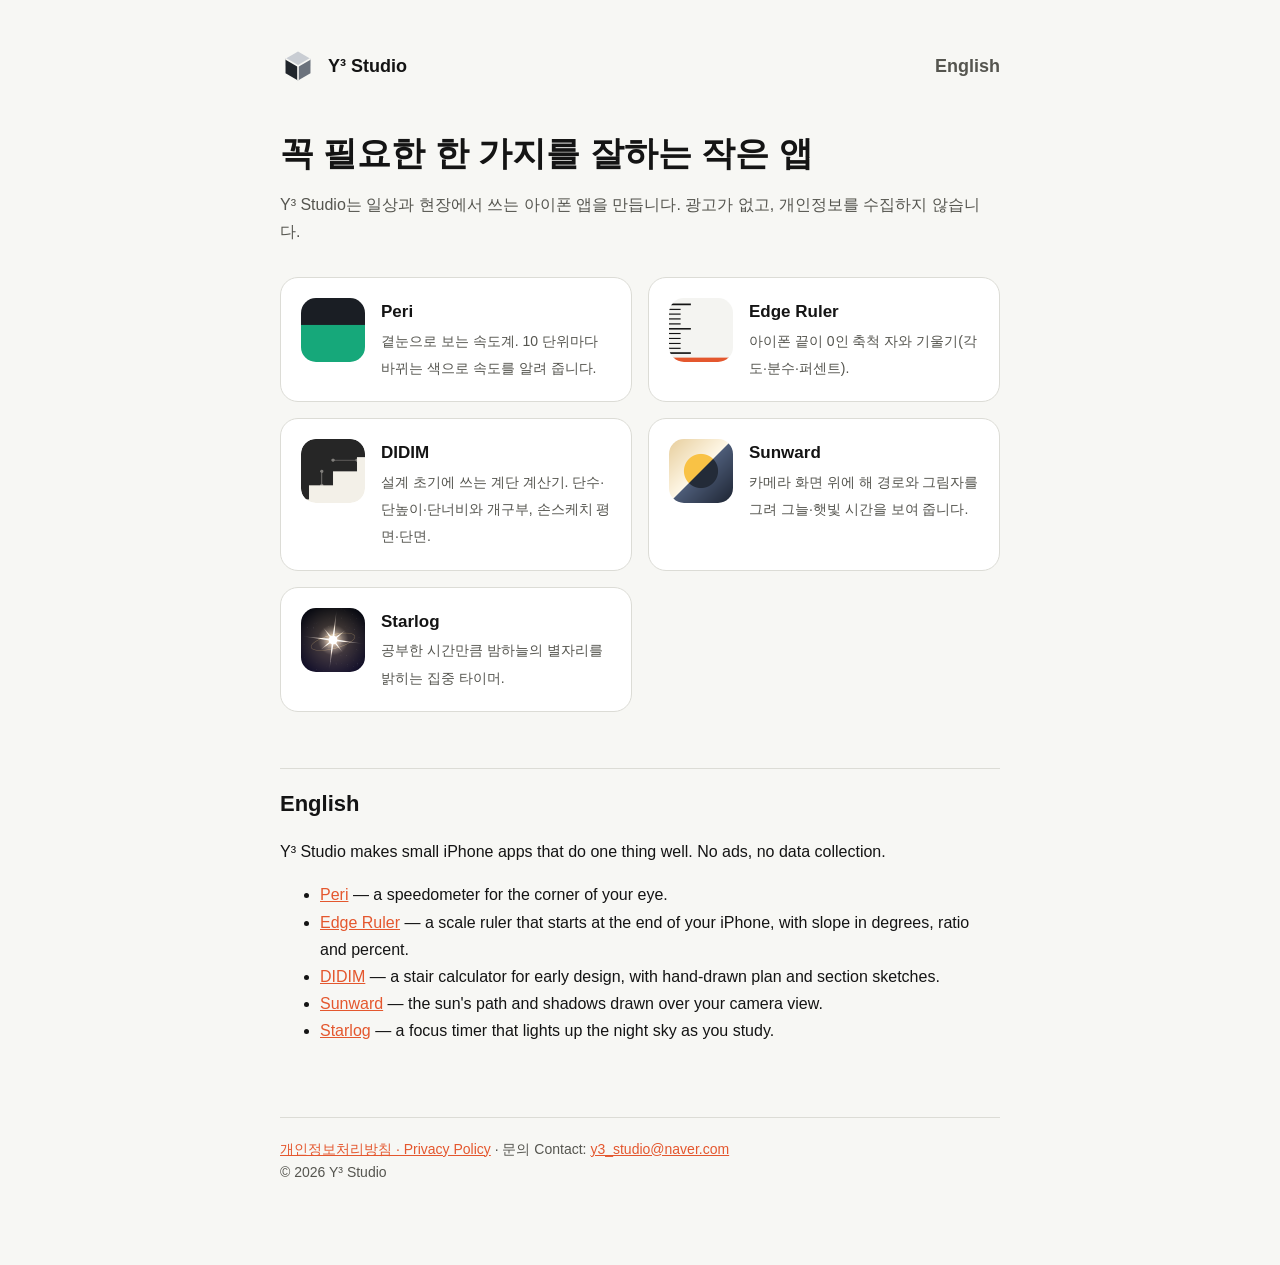
<file: index.html>
<!doctype html>
<html lang="ko">
<head>
<meta charset="utf-8">
<meta name="viewport" content="width=device-width, initial-scale=1">
<title>Y³ Studio</title>
<link rel="stylesheet" href="style.css">
</head>
<body>
<main>
<header><img src="img/y3.svg" alt=""><a href="./">Y³ Studio</a><nav class="lang"><a href="#en">English</a></nav></header>

<h1>꼭 필요한 한 가지를 잘하는 작은 앱</h1>
<p class="sub">Y³ Studio는 일상과 현장에서 쓰는 아이폰 앱을 만듭니다. 광고가 없고, 개인정보를 수집하지 않습니다.</p>

<div class="apps">
  <a class="app" href="peri.html"><img src="img/peri.png" alt=""><div><b>Peri</b><span>곁눈으로 보는 속도계. 10 단위마다 바뀌는 색으로 속도를 알려 줍니다.</span></div></a>
  <a class="app" href="edgeruler.html"><img src="img/edgeruler.png" alt=""><div><b>Edge Ruler</b><span>아이폰 끝이 0인 축척 자와 기울기(각도·분수·퍼센트).</span></div></a>
  <a class="app" href="didim.html"><img src="img/didim.png" alt=""><div><b>DIDIM</b><span>설계 초기에 쓰는 계단 계산기. 단수·단높이·단너비와 개구부, 손스케치 평면·단면.</span></div></a>
  <a class="app" href="sunward.html"><img src="img/sunward.png" alt=""><div><b>Sunward</b><span>카메라 화면 위에 해 경로와 그림자를 그려 그늘·햇빛 시간을 보여 줍니다.</span></div></a>
  <a class="app" href="starlog.html"><img src="img/starlog.png" alt=""><div><b>Starlog</b><span>공부한 시간만큼 밤하늘의 별자리를 밝히는 집중 타이머.</span></div></a>
</div>

<h2 id="en">English</h2>
<p>Y³ Studio makes small iPhone apps that do one thing well. No ads, no data collection.</p>
<ul>
  <li><a href="peri.html#en">Peri</a> — a speedometer for the corner of your eye.</li>
  <li><a href="edgeruler.html#en">Edge Ruler</a> — a scale ruler that starts at the end of your iPhone, with slope in degrees, ratio and percent.</li>
  <li><a href="didim.html#en">DIDIM</a> — a stair calculator for early design, with hand-drawn plan and section sketches.</li>
  <li><a href="sunward.html#en">Sunward</a> — the sun's path and shadows drawn over your camera view.</li>
  <li><a href="starlog.html#en">Starlog</a> — a focus timer that lights up the night sky as you study.</li>
</ul>

<footer>
  <a href="privacy.html">개인정보처리방침 · Privacy Policy</a> · 문의 Contact: <a href="mailto:y3_studio@naver.com">y3_studio@naver.com</a><br>
  © 2026 Y³ Studio
</footer>
</main>
</body>
</html>
</file>
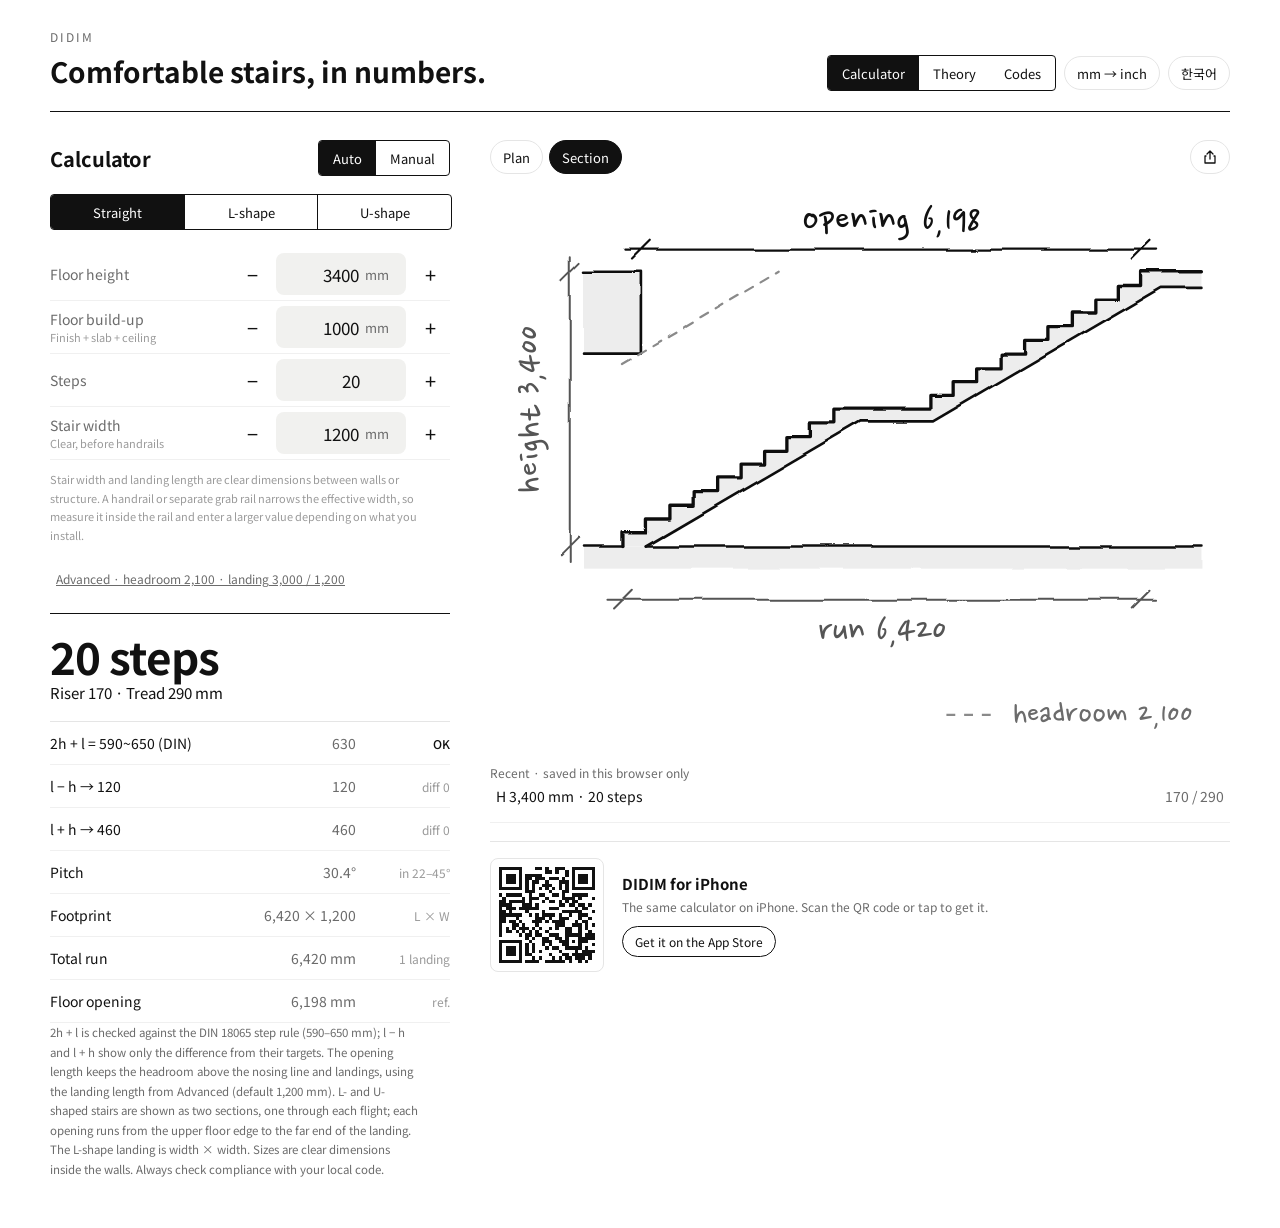
<file: didim/index.html>
<!doctype html>
<html lang="ko">
<head>
<meta charset="utf-8">
<meta name="viewport" content="width=device-width, initial-scale=1, viewport-fit=cover">
<meta name="description" content="DIDIM 계단 계산기 — 층고만 넣으면 단수·단높이·단너비와 개구부를 계산하고 손스케치 평면·단면으로 보여 줍니다.">
<link rel="icon" href="../img/didim.png">
<style>[hidden]{display:none!important}body{margin:0}</style>
</head>
<body>
<title>DIDIM 계단 계산기</title>
<meta name="claude:viewport-fit-sides" content="cover">
<link rel="preconnect" href="https://fonts.googleapis.com">
<link rel="preconnect" href="https://fonts.gstatic.com" crossorigin>
<link rel="stylesheet" href="https://fonts.googleapis.com/css2?family=Noto+Sans+KR:wght@400;500;700&family=Nanum+Pen+Script&display=swap">
<style>
/* 레이아웃: 왼쪽 입력 · 결과표 / 오른쪽 큰 단면 스케치 (좁으면 한 줄로 쌓임). 흑백 미니멀, 입력 칸만 옅은 회색 */
:root {
  --bg: #FFFFFF; --fg: #111111; --sub: #6B6B6B; --faint: #9A9A9A;
  --line: #E5E5E5; --hair: #F0F0F0; --input: #F1F1EF; --mass: #EDEDED;
  --dash: #8A8A8A; --dim: #555555; --bad: #B3261E; --onfg: #FFFFFF;
  --sans: "Noto Sans KR", -apple-system, "Apple SD Gothic Neo", "Malgun Gothic", sans-serif;
  --hand: "Nanum Pen Script", "Noto Sans KR", cursive;
}
@media (prefers-color-scheme: dark) { :root:not([data-theme="light"]) {
  --bg: #141414; --fg: #EDEDEA; --sub: #A3A3A0; --faint: #7A7A77;
  --line: #2E2E2C; --hair: #242423; --input: #232322; --mass: #2B2B29;
  --dash: #8C8C89; --dim: #B5B5B2; --bad: #F2786A; --onfg: #141414; color-scheme: dark } }
:root[data-theme="dark"] {
  --bg: #141414; --fg: #EDEDEA; --sub: #A3A3A0; --faint: #7A7A77;
  --line: #2E2E2C; --hair: #242423; --input: #232322; --mass: #2B2B29;
  --dash: #8C8C89; --dim: #B5B5B2; --bad: #F2786A; --onfg: #141414; color-scheme: dark }

[hidden] { display: none !important; }
body { background: var(--bg); color: var(--fg); font-family: var(--sans); font-size: 14px; }
.wrap { max-width: 1180px; margin: 0 auto; padding-block: 28px 48px;
  padding-left: max(16px, env(safe-area-inset-left, 0px)); padding-right: max(16px, env(safe-area-inset-right, 0px)); }
button { font: inherit; color: inherit; background: none; border: 0; cursor: pointer; }
button:focus-visible, input:focus-visible { outline: 2px solid var(--fg); outline-offset: 2px; }

header { display: flex; flex-wrap: wrap; align-items: flex-end; justify-content: space-between; gap: 16px; padding-bottom: 20px; border-bottom: 1px solid var(--fg); }
.brand small { display: block; font-size: 12px; letter-spacing: 2px; color: var(--sub); }
.brand h1 { margin: 6px 0 0; font-size: 28px; font-weight: 700; text-wrap: balance; }
.tools { display: flex; flex-wrap: wrap; gap: 8px; align-items: center; }
.tabs, .seg { display: flex; border: 1px solid var(--fg); border-radius: 4px; overflow: hidden; }
.tabs button, .seg button { padding: 7px 14px; min-height: 34px; font-size: 13px; }
.tabs button[aria-pressed="true"], .seg button[aria-pressed="true"] { background: var(--fg); color: var(--onfg); }
.chip { padding: 0 12px; min-height: 34px; border: 1px solid var(--line); border-radius: 17px; font-size: 13px; }

.grid { display: grid; grid-template-columns: minmax(0, 400px) minmax(0, 1fr); gap: 40px; padding-top: 28px; }
@media (max-width: 860px) { .grid { grid-template-columns: minmax(0, 1fr); gap: 24px; } }
.col { display: flex; flex-direction: column; gap: 18px; min-width: 0; }

.rowhead { display: flex; justify-content: space-between; align-items: center; }
.rowhead h2 { margin: 0; font-size: 20px; font-weight: 700; }
.step { display: flex; align-items: center; gap: 4px; min-height: 52px; border-bottom: 1px solid var(--hair); }
.step .lab { flex: 1; min-width: 0; color: var(--sub); font-size: 14px; }
.step .lab small { display: block; font-size: 11px; color: var(--faint); }
.step .pm { width: 40px; height: 40px; font-size: 20px; border-radius: 8px; }
.step .pm:disabled { color: var(--line); cursor: default; }
.step .val { display: flex; align-items: center; justify-content: center; gap: 4px; width: 128px; height: 40px; background: var(--input); border-radius: 8px; border: 1px solid transparent; }
.step .val:focus-within { border-color: var(--fg); }
.step input { width: 64px; border: 0; background: transparent; color: var(--fg); font: inherit; font-size: 17px; text-align: right; outline: none; font-variant-numeric: tabular-nums; }
.step .unit { color: var(--sub); font-size: 13px; min-width: 22px; }
.link { align-self: flex-start; font-size: 12px; color: var(--sub); text-decoration: underline; min-height: 32px; }
.err { color: var(--bad); font-size: 13px; }

.summary { display: flex; flex-direction: column; gap: 2px; padding: 18px 0; border-top: 1px solid var(--fg); border-bottom: 1px solid var(--line); }
.summary b { font-size: 44px; letter-spacing: -1px; line-height: 1.1; font-variant-numeric: tabular-nums; }
.summary span { font-size: 15px; font-variant-numeric: tabular-nums; }
table { width: 100%; border-collapse: collapse; font-size: 14px; font-variant-numeric: tabular-nums; }
td { padding: 11px 0; border-bottom: 1px solid var(--hair); }
td.v { text-align: right; color: var(--sub); padding-right: 12px; }
td.t { text-align: right; width: 82px; font-size: 12px; color: var(--faint); }
td.t.ok { color: var(--fg); font-weight: 500; }
td.t.bad { color: var(--bad); font-weight: 500; }
.note { font-size: 11.5px; line-height: 1.7; color: var(--sub); max-width: 62ch; margin: 0; }

.sketch { width: 100%; max-width: 100%; aspect-ratio: 334 / 250; }
.sketch.plan { aspect-ratio: 334 / 290; }
.getapp { display: flex; gap: 18px; align-items: center; padding: 16px 0; border-top: 1px solid var(--line); color: var(--fg); text-decoration: none; }
.getapp .qr { flex: none; width: 96px; height: 96px; padding: 8px; background: #FFFFFF; color: #111111; border: 1px solid var(--line); border-radius: 8px; }
.getapp .qr svg { width: 100%; height: 100%; display: block; }
.getapp .ga-text { display: flex; flex-direction: column; gap: 4px; min-width: 0; }
.getapp b { font-size: 15px; }
.getapp small { font-size: 12px; color: var(--sub); line-height: 1.5; }
.getapp .ga-btn { align-self: flex-start; margin-top: 6px; padding: 6px 12px; border: 1px solid var(--fg); border-radius: 17px; font-size: 12px; }
@media (max-width: 600px) { .getapp .qr { display: none; } }
.sketch.two { aspect-ratio: auto; display: flex; flex-direction: column; gap: 8px; }
.sketch.two svg { height: auto; aspect-ratio: 334 / 250; }
.seg.shape { width: 100%; }
.seg.shape button { flex: 1; }
.seg.shape button + button { border-left: 1px solid var(--fg); }
.views { display: flex; gap: 6px; }
.views .chip[aria-pressed="true"] { background: var(--fg); color: var(--onfg); border-color: var(--fg); }
.step .val.ro { justify-content: center; font-size: 17px; font-variant-numeric: tabular-nums; }
.sketch svg { width: 100%; height: 100%; display: block; }
.recent { display: flex; flex-direction: column; }
.recent h3 { margin: 0 0 4px; font-size: 12px; font-weight: 400; color: var(--sub); }
.recent button { display: flex; justify-content: space-between; gap: 12px; min-height: 38px; border-bottom: 1px solid var(--hair); text-align: left; font-variant-numeric: tabular-nums; }
.recent button span:last-child { color: var(--sub); }

.page { max-width: 720px; padding-top: 28px; display: flex; flex-direction: column; gap: 26px; }
.hero { padding: 22px 0; border-top: 1px solid var(--fg); display: flex; flex-direction: column; gap: 12px; }
.hero .k { font-size: 12px; color: var(--sub); }
.hero .f { font-size: 40px; font-weight: 500; letter-spacing: -0.5px; }
.hero p, .card p { margin: 0; line-height: 1.75; color: var(--fg); opacity: .88; max-width: 62ch; }
.card { padding: 16px 0; border-top: 1px solid var(--line); display: flex; flex-direction: column; gap: 8px; }
.card .h { display: flex; justify-content: space-between; gap: 12px; align-items: baseline; }
.card .h b { font-size: 15px; }
.card .h span { color: var(--sub); font-variant-numeric: tabular-nums; }
.card .src { font-size: 11px; color: var(--faint); }
.code dl { display: grid; grid-template-columns: 64px minmax(0, 1fr); gap: 4px 12px; margin: 0; font-size: 13px; }
.code dt { color: var(--sub); }
.code dd { margin: 0; }
@media (prefers-reduced-motion: no-preference) { .sketch path { transition: d .25s ease; } }
</style>

<div class="wrap">
  <header>
    <div class="brand"><small id="eyebrow">DIDIM</small><h1 id="tagline">편안한 계단을 숫자로.</h1></div>
    <div class="tools">
      <div class="tabs" role="group" aria-label="화면">
        <button id="tab-calc" aria-pressed="true"></button>
        <button id="tab-theory" aria-pressed="false"></button>
        <button id="tab-codes" aria-pressed="false"></button>
      </div>
      <button class="chip" id="unitBtn"></button>
      <button class="chip" id="langBtn"></button>
    </div>
  </header>

  <section id="v-calc" class="grid">
    <div class="col">
      <div class="rowhead">
        <h2 id="calcTitle"></h2>
        <div class="seg" role="group"><button id="m-auto"></button><button id="m-manual"></button></div>
      </div>
      <div class="seg shape" role="group" aria-label="계단 형태"><button id="s-straight"></button><button id="s-l"></button><button id="s-u"></button></div>
      <div id="steps"></div>
      <p class="note" id="widthNote" style="color:var(--faint);font-size:11px;margin-top:-8px"></p>
      <button class="link" id="advBtn"></button>
      <div id="advSteps" hidden></div>
      <div id="out"></div>
    </div>
    <div class="col">
      <div class="views" role="group"><button class="chip" id="v-plan-btn"></button><button class="chip" id="v-sec-btn"></button><button class="chip" id="saveImg" hidden style="margin-left:auto;width:40px;padding:0;display:inline-flex;align-items:center;justify-content:center"><svg width="16" height="16" viewBox="0 0 16 16" fill="none" stroke="currentColor" stroke-width="1.3" stroke-linecap="round" stroke-linejoin="round" aria-hidden="true"><path d="M8 10V2M5 5l3-3 3 3M4 7H3v7h10V7h-1"/></svg></button></div>
      <div class="sketch" id="sketch"></div>
      <div class="recent" id="recent"></div>
      <a class="getapp" id="getapp" href="https://apps.apple.com/app/id6829382462" target="_blank" rel="noopener">
        <span class="qr"><svg viewBox="0 0 29 29" shape-rendering="crispEdges" role="img" aria-label="App Store QR"><path d="M0 0h1v1h-1zM1 0h1v1h-1zM2 0h1v1h-1zM3 0h1v1h-1zM4 0h1v1h-1zM5 0h1v1h-1zM6 0h1v1h-1zM11 0h1v1h-1zM12 0h1v1h-1zM14 0h1v1h-1zM17 0h1v1h-1zM18 0h1v1h-1zM19 0h1v1h-1zM22 0h1v1h-1zM23 0h1v1h-1zM24 0h1v1h-1zM25 0h1v1h-1zM26 0h1v1h-1zM27 0h1v1h-1zM28 0h1v1h-1zM0 1h1v1h-1zM6 1h1v1h-1zM14 1h1v1h-1zM15 1h1v1h-1zM17 1h1v1h-1zM20 1h1v1h-1zM22 1h1v1h-1zM28 1h1v1h-1zM0 2h1v1h-1zM2 2h1v1h-1zM3 2h1v1h-1zM4 2h1v1h-1zM6 2h1v1h-1zM8 2h1v1h-1zM9 2h1v1h-1zM10 2h1v1h-1zM11 2h1v1h-1zM12 2h1v1h-1zM20 2h1v1h-1zM22 2h1v1h-1zM24 2h1v1h-1zM25 2h1v1h-1zM26 2h1v1h-1zM28 2h1v1h-1zM0 3h1v1h-1zM2 3h1v1h-1zM3 3h1v1h-1zM4 3h1v1h-1zM6 3h1v1h-1zM8 3h1v1h-1zM9 3h1v1h-1zM11 3h1v1h-1zM12 3h1v1h-1zM13 3h1v1h-1zM15 3h1v1h-1zM16 3h1v1h-1zM17 3h1v1h-1zM19 3h1v1h-1zM22 3h1v1h-1zM24 3h1v1h-1zM25 3h1v1h-1zM26 3h1v1h-1zM28 3h1v1h-1zM0 4h1v1h-1zM2 4h1v1h-1zM3 4h1v1h-1zM4 4h1v1h-1zM6 4h1v1h-1zM8 4h1v1h-1zM10 4h1v1h-1zM11 4h1v1h-1zM14 4h1v1h-1zM18 4h1v1h-1zM19 4h1v1h-1zM20 4h1v1h-1zM22 4h1v1h-1zM24 4h1v1h-1zM25 4h1v1h-1zM26 4h1v1h-1zM28 4h1v1h-1zM0 5h1v1h-1zM6 5h1v1h-1zM8 5h1v1h-1zM10 5h1v1h-1zM13 5h1v1h-1zM14 5h1v1h-1zM15 5h1v1h-1zM18 5h1v1h-1zM20 5h1v1h-1zM22 5h1v1h-1zM28 5h1v1h-1zM0 6h1v1h-1zM1 6h1v1h-1zM2 6h1v1h-1zM3 6h1v1h-1zM4 6h1v1h-1zM5 6h1v1h-1zM6 6h1v1h-1zM8 6h1v1h-1zM10 6h1v1h-1zM12 6h1v1h-1zM14 6h1v1h-1zM16 6h1v1h-1zM18 6h1v1h-1zM20 6h1v1h-1zM22 6h1v1h-1zM23 6h1v1h-1zM24 6h1v1h-1zM25 6h1v1h-1zM26 6h1v1h-1zM27 6h1v1h-1zM28 6h1v1h-1zM8 7h1v1h-1zM9 7h1v1h-1zM10 7h1v1h-1zM15 7h1v1h-1zM19 7h1v1h-1zM20 7h1v1h-1zM0 8h1v1h-1zM2 8h1v1h-1zM3 8h1v1h-1zM4 8h1v1h-1zM5 8h1v1h-1zM6 8h1v1h-1zM9 8h1v1h-1zM12 8h1v1h-1zM13 8h1v1h-1zM16 8h1v1h-1zM17 8h1v1h-1zM19 8h1v1h-1zM22 8h1v1h-1zM23 8h1v1h-1zM24 8h1v1h-1zM25 8h1v1h-1zM26 8h1v1h-1zM1 9h1v1h-1zM7 9h1v1h-1zM9 9h1v1h-1zM10 9h1v1h-1zM11 9h1v1h-1zM14 9h1v1h-1zM19 9h1v1h-1zM20 9h1v1h-1zM21 9h1v1h-1zM22 9h1v1h-1zM24 9h1v1h-1zM28 9h1v1h-1zM0 10h1v1h-1zM1 10h1v1h-1zM3 10h1v1h-1zM4 10h1v1h-1zM5 10h1v1h-1zM6 10h1v1h-1zM7 10h1v1h-1zM9 10h1v1h-1zM13 10h1v1h-1zM15 10h1v1h-1zM16 10h1v1h-1zM18 10h1v1h-1zM20 10h1v1h-1zM22 10h1v1h-1zM23 10h1v1h-1zM0 11h1v1h-1zM1 11h1v1h-1zM2 11h1v1h-1zM3 11h1v1h-1zM7 11h1v1h-1zM8 11h1v1h-1zM9 11h1v1h-1zM11 11h1v1h-1zM18 11h1v1h-1zM19 11h1v1h-1zM21 11h1v1h-1zM22 11h1v1h-1zM24 11h1v1h-1zM25 11h1v1h-1zM27 11h1v1h-1zM0 12h1v1h-1zM2 12h1v1h-1zM3 12h1v1h-1zM4 12h1v1h-1zM6 12h1v1h-1zM7 12h1v1h-1zM8 12h1v1h-1zM9 12h1v1h-1zM10 12h1v1h-1zM11 12h1v1h-1zM15 12h1v1h-1zM16 12h1v1h-1zM17 12h1v1h-1zM23 12h1v1h-1zM25 12h1v1h-1zM26 12h1v1h-1zM0 13h1v1h-1zM1 13h1v1h-1zM3 13h1v1h-1zM8 13h1v1h-1zM13 13h1v1h-1zM19 13h1v1h-1zM20 13h1v1h-1zM21 13h1v1h-1zM22 13h1v1h-1zM23 13h1v1h-1zM24 13h1v1h-1zM28 13h1v1h-1zM0 14h1v1h-1zM1 14h1v1h-1zM2 14h1v1h-1zM3 14h1v1h-1zM4 14h1v1h-1zM5 14h1v1h-1zM6 14h1v1h-1zM9 14h1v1h-1zM11 14h1v1h-1zM13 14h1v1h-1zM14 14h1v1h-1zM15 14h1v1h-1zM16 14h1v1h-1zM18 14h1v1h-1zM21 14h1v1h-1zM24 14h1v1h-1zM25 14h1v1h-1zM26 14h1v1h-1zM0 15h1v1h-1zM1 15h1v1h-1zM5 15h1v1h-1zM11 15h1v1h-1zM12 15h1v1h-1zM13 15h1v1h-1zM15 15h1v1h-1zM18 15h1v1h-1zM19 15h1v1h-1zM20 15h1v1h-1zM24 15h1v1h-1zM27 15h1v1h-1zM0 16h1v1h-1zM1 16h1v1h-1zM3 16h1v1h-1zM4 16h1v1h-1zM6 16h1v1h-1zM10 16h1v1h-1zM11 16h1v1h-1zM12 16h1v1h-1zM14 16h1v1h-1zM16 16h1v1h-1zM17 16h1v1h-1zM18 16h1v1h-1zM19 16h1v1h-1zM23 16h1v1h-1zM25 16h1v1h-1zM26 16h1v1h-1zM0 17h1v1h-1zM4 17h1v1h-1zM5 17h1v1h-1zM7 17h1v1h-1zM11 17h1v1h-1zM17 17h1v1h-1zM18 17h1v1h-1zM19 17h1v1h-1zM22 17h1v1h-1zM23 17h1v1h-1zM24 17h1v1h-1zM26 17h1v1h-1zM28 17h1v1h-1zM0 18h1v1h-1zM2 18h1v1h-1zM4 18h1v1h-1zM6 18h1v1h-1zM7 18h1v1h-1zM8 18h1v1h-1zM10 18h1v1h-1zM12 18h1v1h-1zM15 18h1v1h-1zM17 18h1v1h-1zM20 18h1v1h-1zM21 18h1v1h-1zM24 18h1v1h-1zM26 18h1v1h-1zM0 19h1v1h-1zM2 19h1v1h-1zM3 19h1v1h-1zM5 19h1v1h-1zM7 19h1v1h-1zM9 19h1v1h-1zM11 19h1v1h-1zM14 19h1v1h-1zM20 19h1v1h-1zM21 19h1v1h-1zM24 19h1v1h-1zM27 19h1v1h-1zM0 20h1v1h-1zM6 20h1v1h-1zM8 20h1v1h-1zM9 20h1v1h-1zM11 20h1v1h-1zM12 20h1v1h-1zM15 20h1v1h-1zM16 20h1v1h-1zM17 20h1v1h-1zM20 20h1v1h-1zM21 20h1v1h-1zM22 20h1v1h-1zM23 20h1v1h-1zM24 20h1v1h-1zM26 20h1v1h-1zM27 20h1v1h-1zM28 20h1v1h-1zM8 21h1v1h-1zM10 21h1v1h-1zM13 21h1v1h-1zM14 21h1v1h-1zM17 21h1v1h-1zM18 21h1v1h-1zM20 21h1v1h-1zM24 21h1v1h-1zM25 21h1v1h-1zM26 21h1v1h-1zM27 21h1v1h-1zM28 21h1v1h-1zM0 22h1v1h-1zM1 22h1v1h-1zM2 22h1v1h-1zM3 22h1v1h-1zM4 22h1v1h-1zM5 22h1v1h-1zM6 22h1v1h-1zM9 22h1v1h-1zM13 22h1v1h-1zM14 22h1v1h-1zM15 22h1v1h-1zM18 22h1v1h-1zM19 22h1v1h-1zM20 22h1v1h-1zM22 22h1v1h-1zM24 22h1v1h-1zM25 22h1v1h-1zM26 22h1v1h-1zM0 23h1v1h-1zM6 23h1v1h-1zM8 23h1v1h-1zM10 23h1v1h-1zM13 23h1v1h-1zM15 23h1v1h-1zM19 23h1v1h-1zM20 23h1v1h-1zM24 23h1v1h-1zM28 23h1v1h-1zM0 24h1v1h-1zM2 24h1v1h-1zM3 24h1v1h-1zM4 24h1v1h-1zM6 24h1v1h-1zM8 24h1v1h-1zM10 24h1v1h-1zM14 24h1v1h-1zM16 24h1v1h-1zM17 24h1v1h-1zM20 24h1v1h-1zM21 24h1v1h-1zM22 24h1v1h-1zM23 24h1v1h-1zM24 24h1v1h-1zM26 24h1v1h-1zM0 25h1v1h-1zM2 25h1v1h-1zM3 25h1v1h-1zM4 25h1v1h-1zM6 25h1v1h-1zM8 25h1v1h-1zM10 25h1v1h-1zM12 25h1v1h-1zM18 25h1v1h-1zM23 25h1v1h-1zM25 25h1v1h-1zM26 25h1v1h-1zM27 25h1v1h-1zM28 25h1v1h-1zM0 26h1v1h-1zM2 26h1v1h-1zM3 26h1v1h-1zM4 26h1v1h-1zM6 26h1v1h-1zM8 26h1v1h-1zM9 26h1v1h-1zM15 26h1v1h-1zM19 26h1v1h-1zM20 26h1v1h-1zM22 26h1v1h-1zM23 26h1v1h-1zM24 26h1v1h-1zM25 26h1v1h-1zM26 26h1v1h-1zM27 26h1v1h-1zM0 27h1v1h-1zM6 27h1v1h-1zM10 27h1v1h-1zM12 27h1v1h-1zM16 27h1v1h-1zM18 27h1v1h-1zM20 27h1v1h-1zM21 27h1v1h-1zM23 27h1v1h-1zM24 27h1v1h-1zM25 27h1v1h-1zM27 27h1v1h-1zM0 28h1v1h-1zM1 28h1v1h-1zM2 28h1v1h-1zM3 28h1v1h-1zM4 28h1v1h-1zM5 28h1v1h-1zM6 28h1v1h-1zM8 28h1v1h-1zM9 28h1v1h-1zM10 28h1v1h-1zM11 28h1v1h-1zM14 28h1v1h-1zM15 28h1v1h-1zM16 28h1v1h-1zM17 28h1v1h-1zM18 28h1v1h-1zM19 28h1v1h-1zM21 28h1v1h-1zM24 28h1v1h-1zM26 28h1v1h-1z" fill="currentColor"/></svg></span>
        <span class="ga-text"><b id="gaTitle"></b><small id="gaSub"></small><span class="ga-btn" id="gaBtn"></span></span>
      </a>
    </div>
  </section>

  <section id="v-theory" class="page" hidden></section>
  <section id="v-codes" class="page" hidden></section>
</div>

<script>
(() => {
  // ---------- 상태 ----------
  const DEF = { H: 3400, floor: 1000, mode: 'auto', adj: 0, nM: 20, lM: 290, hr: 2100, li: 3000, ll: 1200,
    shape: 'straight', w: 1200, gap: 100, split: 0, view: null,
    lang: (navigator.language || 'ko').startsWith('ko') ? 'ko' : 'en', imp: false, tab: 'calc', adv: false, recent: [] };
  let S = Object.assign({}, DEF);
  try { const saved = JSON.parse(localStorage.getItem('didim-web') || 'null'); if (saved) S = Object.assign(S, saved); } catch (e) {}
  const save = () => { try { localStorage.setItem('didim-web', JSON.stringify(S)); } catch (e) {} };
  const L = (ko, en) => S.lang === 'en' ? en : ko;
  const $ = (id) => document.getElementById(id);

  // ---------- 계산 (앱과 같은 식) ----------
  const STRIDE = [590, 650], ANG = [22, 45];
  const autoBase = (H) => Math.max(2, Math.round(H / 170));
  const autoBounds = (H) => { const lo = Math.max(2, Math.ceil(H / 250)); return [lo, Math.max(lo, Math.floor(H / 100))]; };
  const manBounds = (H) => { const lo = Math.max(2, Math.ceil(H / 300)); return [lo, Math.max(lo, Math.min(80, Math.floor(H / 80)))]; };
  const autoTread = (h) => Math.min(500, Math.max(200, Math.ceil((630 - 2 * h) / 5 - 1e-9) * 5));
  const splitSteps = (n, sp) => { const n1 = Math.min(n - 2, Math.max(2, Math.floor((n + 1) / 2) + sp)); return [n1, n - n1]; };
  const autoSteps = () => { const b = autoBounds(S.H); return Math.min(b[1], Math.max(b[0], autoBase(S.H) + S.adj)); };

  function solve() {
    const H = S.H;
    if (!(H >= 300 && H <= 10000)) return { err: L('층고는 300~10,000 mm 사이로 입력하세요.', 'Enter a floor height between 300 and 10,000 mm.') };
    if (!(S.floor >= 0 && S.floor < H)) return { err: L('바닥 총두께는 층고보다 작아야 합니다.', 'The floor build-up must be less than the floor height.') };
    let n, h, l;
    if (S.mode === 'manual') {
      n = Math.round(S.nM); l = S.lM;
      if (!(n >= 2 && n <= 80)) return { err: L('단수는 2~80 사이로 입력하세요.', 'Enter between 2 and 80 steps.') };
      h = H / n;
      if (!(h >= 80 && h <= 300)) return { err: L('단높이가 ' + h.toFixed(1) + ' mm입니다. 단수를 조정하세요.', 'Riser is ' + h.toFixed(1) + ' mm. Adjust the number of steps.') };
      if (!(l >= 150 && l <= 600)) return { err: L('단너비는 150~600 mm 사이로 입력하세요.', 'Enter a tread between 150 and 600 mm.') };
    } else { n = autoSteps(); h = H / n; l = autoTread(h); }
    const every = Math.max(500, S.li), W0 = Math.max(300, S.w), GAP = Math.max(0, S.gap);
    let LAND = Math.max(300, S.ll || 1200);
    let landings = 0, after = new Set(), starts = [1], n1 = n, n2 = 0;
    if (S.shape === 'straight') {
      while (landings < n - 1 && Math.floor((n + landings) / (landings + 1)) * h > every + 0.5) landings++;
      let cum = 0;
      for (let j = 0; j < landings; j++) { cum += Math.floor(n / (landings + 1)) + (j < n % (landings + 1) ? 1 : 0); after.add(cum); starts.push(cum + 1); }
    } else {
      // 꺾이는 곳에 계단참 하나 (ㄱ자는 폭 × 폭, U자는 입력한 길이)
      if (n < 4) return { err: L('꺾인 계단은 4단 이상이어야 합니다. 층고나 단수를 늘리세요.', 'A turning stair needs at least 4 steps. Increase the height or steps.') };
      [n1, n2] = splitSteps(n, S.split);
      landings = 1; after = new Set([n1]); starts = [1, n1 + 1];
      if (S.shape === 'l') LAND = W0;
    }
    const rx = new Array(n + 1).fill(0);
    for (let i = 1; i < n; i++) rx[i + 1] = rx[i] + (after.has(i) ? LAND : l);
    const run = rx[n];
    const prof = [[0, 0]];
    for (let i = 1; i <= n; i++) { prof.push([rx[i], i * h]); if (after.has(i)) prof.push([rx[i + 1], i * h]); }
    const thr = H - S.floor - S.hr; let xc = run;
    if (thr < 0) xc = 0; else for (let k = 1; k < prof.length; k++) {
      const a = prof[k - 1], b = prof[k];
      if (b[1] > a[1] && thr >= a[1] && thr <= b[1]) { xc = a[0] + (thr - a[1]) / (b[1] - a[1]) * (b[0] - a[0]); break; }
    }
    const ends = starts.slice(1).map((x) => x - 1).concat([n]);
    const maxRise = Math.max(...starts.map((st, k) => ends[k] - st + 1)) * h;
    const runA = Math.max(0, n1 - 1) * l, runB = Math.max(0, n2 - 1) * l;
    let fW, fL;
    if (S.shape === 'straight') { fW = run; fL = W0; }
    else if (S.shape === 'l') { fW = runA + W0; fL = W0 + runB; }
    else { fW = 2 * W0 + GAP; fL = Math.max(runA, runB) + LAND; }
    return { H, n, h, l, landings, after, starts, rx, prof, run, xc, opening: Math.max(0, run - xc),
      stride: 2 * h + l, conv: l - h, safe: l + h, ang: Math.atan(h / l) * 180 / Math.PI,
      shape: S.shape, n1, n2, w: W0, gap: S.shape === 'u' ? GAP : 0, turn: S.shape === 'straight' ? 0 : LAND,
      runA, runB, fW, fL, maxRise, over: maxRise > every + 0.5 };
  }

  // ---------- 단위 ----------
  const IN = 25.4;
  const grp = (v) => Math.round(v).toLocaleString('en-US');
  const len = (mm) => S.imp ? (mm / IN).toFixed(1) : grp(mm);
  const fine = (mm) => S.imp ? (mm / IN).toFixed(2) : (Math.round(mm * 10) / 10).toString();
  const sgn = (mm) => { const v = S.imp ? Math.round(mm / IN * 10) / 10 : Math.round(mm); return v === 0 ? '0' : (v > 0 ? '+' : '−') + (S.imp ? Math.abs(v).toFixed(1) : grp(Math.abs(v))); };
  const uName = () => S.imp ? 'in' : 'mm';

  // ---------- 입력 줄 ----------
  function stepper(host, cfg) {
    const row = document.createElement('div'); row.className = 'step';
    row.innerHTML = '<div class="lab"></div><button class="pm" type="button">−</button><label class="val"><input type="text" inputmode="decimal" autocomplete="off"><span class="unit"></span></label><button class="pm" type="button">+</button>';
    const [lab, minus, , plus] = row.children; const input = row.querySelector('input'); const unit = row.querySelector('.unit');
    input.id = 'in-' + cfg.key; input.setAttribute('aria-label', cfg.key);
    host.appendChild(row);
    const scale = () => cfg.unitless ? 1 : (S.imp ? IN : 1);
    const digits = () => cfg.unitless ? 0 : (S.imp ? (cfg.key === 'lM' ? 2 : 1) : 0);
    const stepMM = () => cfg.unitless ? 1 : (S.imp ? cfg.stepIn * IN : cfg.step);
    const show = () => { const v = cfg.get() / scale(); input.value = digits() ? v.toFixed(digits()) : String(Math.round(v)); };
    const refresh = () => {
      lab.innerHTML = cfg.label() + (cfg.note ? '<small>' + cfg.note() + '</small>' : '');
      unit.textContent = cfg.unitless ? '' : uName();
      if (document.activeElement !== input) show();
      const v = cfg.get(), [lo, hi] = cfg.range();
      minus.disabled = v <= lo + 1e-6; plus.disabled = v >= hi - 1e-6;
      minus.setAttribute('aria-label', cfg.label() + ' −'); plus.setAttribute('aria-label', cfg.label() + ' +');
    };
    const bump = (sign) => {
      const st = stepMM(), q = cfg.get() / st;
      const next = sign > 0 ? (Math.floor(q + 1e-6) + 1) * st : (Math.ceil(q - 1e-6) - 1) * st;
      const [lo, hi] = cfg.range(); cfg.set(Math.min(hi, Math.max(lo, next))); render();
    };
    minus.onclick = () => bump(-1); plus.onclick = () => bump(1);
    input.oninput = () => { const v = parseFloat(input.value.replace(',', '.')); if (!isNaN(v)) { cfg.set(v * scale()); render(true); } };
    input.onblur = () => { show(); };
    input.onkeydown = (e) => { if (e.key === 'Enter') input.blur(); };
    return refresh;
  }

  const rows = [];
  const steps = $('steps'), adv = $('advSteps');
  rows.push(stepper(steps, { key: 'H', label: () => L('층고', 'Floor height'), get: () => S.H, set: (v) => { S.H = v; S.adj = 0; }, step: 10, stepIn: 0.5, range: () => [300, 10000] }));
  rows.push(stepper(steps, { key: 'floor', label: () => L('바닥 총두께', 'Floor build-up'), note: () => L('마감 + 슬래브 + 천장반자', 'Finish + slab + ceiling'), get: () => S.floor, set: (v) => { S.floor = v; }, step: 10, stepIn: 0.5, range: () => [0, 3000] }));
  rows.push(stepper(steps, { key: 'n', unitless: true, label: () => L('단수', 'Steps'),
    get: () => S.mode === 'manual' ? S.nM : autoSteps(),
    set: (v) => { const n = Math.round(v); if (S.mode === 'manual') { const b = manBounds(S.H); S.nM = Math.min(b[1], Math.max(b[0], n)); } else { const b = autoBounds(S.H); S.adj = Math.min(b[1], Math.max(b[0], n)) - autoBase(S.H); } },
    range: () => S.mode === 'manual' ? manBounds(S.H) : autoBounds(S.H) }));
  const treadHost = document.createElement('div'); steps.appendChild(treadHost);
  rows.push(stepper(treadHost, { key: 'lM', label: () => L('단너비', 'Tread'), get: () => S.lM, set: (v) => { S.lM = v; }, step: 5, stepIn: 0.25, range: () => [150, 600] }));
  rows.push(stepper(steps, { key: 'w', label: () => L('계단 폭', 'Stair width'), note: () => L('안목 치수 · 난간 전', 'Clear, before handrails'), get: () => S.w, set: (v) => { S.w = v; }, step: 50, stepIn: 1, range: () => [600, 3000] }));
  // 구간 나누기: 첫 구간 / 둘째 구간 단수 (각 2단 이상)
  const splitRow = document.createElement('div'); splitRow.className = 'step';
  splitRow.innerHTML = '<div class="lab"></div><button class="pm" type="button">−</button><div class="val ro"></div><button class="pm" type="button">+</button>';
  steps.appendChild(splitRow);
  {
    const [lab, minus, val, plus] = splitRow.children;
    const move = (d) => { const r = solve(); if (r.err || r.shape === 'straight') return; const n1 = Math.min(r.n - 2, Math.max(2, r.n1 + d)); S.split = n1 - Math.floor((r.n + 1) / 2); render(); };
    minus.onclick = () => move(-1); plus.onclick = () => move(1);
    rows.push(() => {
      const r = solve();
      splitRow.hidden = S.shape === 'straight' || !!r.err;
      lab.innerHTML = L('구간 나누기', 'Split') + '<small>' + L('첫 구간 / 둘째 구간 단수', 'Steps in 1st / 2nd flight') + '</small>';
      if (r.err || r.shape === 'straight') return;
      val.textContent = r.n1 + ' / ' + r.n2;
      minus.disabled = r.n1 <= 2; plus.disabled = r.n1 >= r.n - 2;
      minus.setAttribute('aria-label', L('구간 나누기 −', 'Split −')); plus.setAttribute('aria-label', L('구간 나누기 +', 'Split +'));
    });
  }
  const gapHost = document.createElement('div'); steps.appendChild(gapHost);
  rows.push(stepper(gapHost, { key: 'gap', label: () => L('구간 사이 틈', 'Gap between flights'), note: () => L('난간 · 계단 홀', 'Handrail · stairwell void'), get: () => S.gap, set: (v) => { S.gap = v; }, step: 50, stepIn: 1, range: () => [0, 2000] }));
  rows.push(stepper(adv, { key: 'hr', label: () => L('유효높이', 'Headroom'), note: () => L('계단 위 머리 공간', 'Clear height above stairs'), get: () => S.hr, set: (v) => { S.hr = v; }, step: 10, stepIn: 1, range: () => [1500, 3000] }));
  rows.push(stepper(adv, { key: 'li', label: () => L('계단참 간격', 'Landing every'), note: () => L('이 높이마다 계단참', 'Max rise per flight'), get: () => S.li, set: (v) => { S.li = v; }, step: 100, stepIn: 1, range: () => [500, 10000] }));
  const llHost = document.createElement('div'); adv.appendChild(llHost);
  rows.push(stepper(llHost, { key: 'll', label: () => L('계단참 길이', 'Landing length'), note: () => L('진행 방향 안목 · 난간 전', 'Clear depth, before handrails'), get: () => S.ll, set: (v) => { S.ll = v; }, step: 100, stepIn: 1, range: () => [600, 5000] }));

  // ---------- 단면 스케치 ----------
  const f = (v) => v.toFixed(1);
  const pts = (a) => a.map((p, i) => (i ? 'L' : 'M') + f(p[0]) + ' ' + f(p[1])).join(' ');
  function sketch(r) {
    const xL = 42, xg = 60, yg = 160, gs = 10, SLAB_R = 200, WAIST = 150;
    const n = r.n, h = r.h, l = r.l, H = r.H;
    const sc = Math.min(266 / (r.run + l + 450), 124 / Math.max(H, n * h));
    const PX = (x) => xg + x * sc, PY = (z) => yg - z * sc;
    const st = [[xg, yg]];
    for (let i = 1; i <= n; i++) { st.push([PX(r.rx[i]), PY(i * h)]); if (i < n) st.push([PX(r.rx[i + 1]), PY(i * h)]); }
    const xTop = PX(r.run), yTop = PY(H), xR = Math.min(330, xTop + (l + 450) * sc);
    st.push([xR, st[st.length - 1][1]]);
    const slabPx = Math.max(4, S.floor * sc), xOpen = PX(r.xc), yBot = yTop + slabPx;
    const dvm = WAIST / (l / Math.sqrt(h * h + l * l));
    const sx = (j, c) => { const s = r.starts[j]; return r.rx[s] + (c - (s - 1) * h + dvm) * l / h; };
    const soff = [[sx(0, 0), 0]];
    for (let j = 0; j < r.landings; j++) { const c = (r.starts[j + 1] - 1) * h - WAIST; soff.push([sx(j, c), c], [sx(j + 1, c), c]); }
    const cTop = n * h - SLAB_R; soff.push([sx(r.landings, cTop), cTop]);
    const sp = [[xR, PY(cTop)]].concat(soff.slice().reverse().map((q) => [Math.min(xR, PX(q[0])), PY(q[1])]));
    const zEnd = H - S.hr, prof = r.prof;
    const hp = [[PX(prof[1][0]), PY(Math.min(prof[1][1] + S.hr, H))]];
    for (let k = 2; k < prof.length; k++) {
      const a = prof[k - 1], b = prof[k];
      if (b[1] <= zEnd) { hp.push([PX(b[0]), PY(b[1] + S.hr)]); continue; }
      if (a[1] < zEnd) hp.push([PX(a[0] + (zEnd - a[1]) / (b[1] - a[1]) * (b[0] - a[0])), PY(H)]);
      break;
    }
    const hdim = (x1, x2, y) => 'M' + f(x1 - 7) + ' ' + f(y) + ' H' + f(x2 + 7) + ' M' + f(x1 - 4) + ' ' + f(y + 4) + ' L' + f(x1 + 4) + ' ' + f(y - 4) + ' M' + f(x2 - 4) + ' ' + f(y + 4) + ' L' + f(x2 + 4) + ' ' + f(y - 4);
    const vdim = (x, y1, y2) => 'M' + f(x) + ' ' + f(y1 + 7) + ' V' + f(y2 - 7) + ' M' + f(x - 4) + ' ' + f(y1 + 4) + ' L' + f(x + 4) + ' ' + f(y1 - 4) + ' M' + f(x - 4) + ' ' + f(y2 + 4) + ' L' + f(x + 4) + ' ' + f(y2 - 4);
    const hy = (yg + yTop) / 2;
    const openTxt = r.opening >= 1 ? len(r.opening) : L('불필요', 'none');
    return '<svg viewBox="0 0 334 250" role="img" aria-label="' + L('계단 단면 스케치', 'Stair section sketch') + '">' +
      '<defs><filter id="rough" x="-5%" y="-5%" width="110%" height="110%"><feTurbulence type="fractalNoise" baseFrequency="0.035" numOctaves="2" seed="7" result="n"/><feDisplacementMap in="SourceGraphic" in2="n" scale="2.4" xChannelSelector="R" yChannelSelector="G"/></filter></defs>' +
      '<g filter="url(#rough)" stroke-linecap="round" stroke-linejoin="round" fill="none">' +
      '<path d="' + pts(st.concat(sp)) + ' Z" fill="var(--mass)" stroke="none"/>' +
      '<rect x="' + xL + '" y="' + f(yTop) + '" width="' + f(Math.max(0, xOpen - xL)) + '" height="' + f(slabPx) + '" fill="var(--mass)"/>' +
      '<rect x="' + xL + '" y="' + yg + '" width="' + f(xR - xL) + '" height="' + gs + '" fill="var(--mass)"/>' +
      '<path d="M' + xL + ' ' + f(yTop) + ' H' + f(xOpen) + ' V' + f(yBot) + ' H' + xL + '" stroke="var(--fg)" stroke-width="1.2"/>' +
      '<path d="M' + xL + ' ' + yg + ' H' + xg + ' M' + f(PX(soff[0][0])) + ' ' + yg + ' H' + f(xR) + '" stroke="var(--fg)" stroke-width="1.2"/>' +
      '<path d="' + pts(sp) + '" stroke="var(--fg)" stroke-width="1.2"/>' +
      '<path d="' + pts(hp) + '" stroke="var(--dash)" stroke-width="1" stroke-dasharray="4 4"/>' +
      '<path d="' + pts(st) + '" stroke="var(--fg)" stroke-width="1.5"/>' +
      (r.opening >= 1 ? '<path d="' + hdim(xOpen, xTop, yTop - 10) + '" stroke="var(--fg)" stroke-width="1"/>' : '') +
      '<path d="' + hdim(xg, xTop, yg + gs + 14) + '" stroke="var(--dim)" stroke-width="0.9"/>' +
      '<path d="' + vdim(36, yg, yTop) + '" stroke="var(--dim)" stroke-width="0.9"/>' +
      '</g>' +
      '<g font-family="Nanum Pen Script, cursive">' +
      '<text x="' + f(Math.min(285, Math.max(70, (xOpen + xTop) / 2))) + '" y="' + f(yTop - 17) + '" text-anchor="middle" font-size="19" fill="var(--fg)">' + L('개구부 ', 'opening ') + openTxt + '</text>' +
      '<text x="' + f((xg + xTop) / 2) + '" y="' + f(yg + gs + 34) + '" text-anchor="middle" font-size="18" fill="var(--dim)">' + L('수평 ', 'run ') + len(r.run) + '</text>' +
      '<text x="24" y="' + f(hy) + '" text-anchor="middle" font-size="18" fill="var(--dim)" transform="rotate(-90 24 ' + f(hy) + ')">' + L('층고 ', 'height ') + len(H) + '</text>' +
      '<path d="M206 236 H230" stroke="var(--dash)" stroke-width="1" stroke-dasharray="4 4" fill="none"/>' +
      '<text x="236" y="241" font-size="16" fill="var(--sub)">' + L('유효높이 ', 'headroom ') + len(S.hr) + '</text>' +
      '</g></svg>';
  }

  // ---------- 꺾인 계단 단면 (구간별로 자른 두 장, 앱과 같은 좌표) ----------
  // which = 1: 첫 구간을 자름 (둘째 구간은 너머로 보임) · 2: 둘째 구간을 자름 (첫 구간은 너머로 보임)
  function turnGeo(r, which) {
    const h = r.h, l = r.l, H = r.H, n1 = r.n1, n2 = r.n2, A = r.runA, B = r.runB, D = r.turn;
    const zL = n1 * h, T = 150, dvm = 150 / (l / Math.hypot(h, l)), U = r.shape === 'u';
    const E = which === 1 ? A : (U ? A : B);
    const upA = () => { const p = [[0, 0]]; for (let i = 1; i <= n1; i++) { const x = (i - 1) * l; p.push([x, i * h]); if (i < n1) p.push([i * l, i * h]); } return p; };
    const upB = () => { const p = [[E, zL]]; for (let j = 1; j <= n2; j++) { const x = E - (j - 1) * l; p.push([x, zL + j * h]); if (j < n2) p.push([x - l, zL + j * h]); } return p; };
    // 둘째 구간 위끝이 위층 바닥에 붙는 곳 (하부선이 아랫면보다 낮으면 끝면에서, 높으면 아랫면에서 만남)
    const slabBottom = H - S.floor, zJoin = H - h - dvm, thin = slabBottom > zJoin;
    const xJoin = thin ? E - (slabBottom - zL + dvm) * l / h : E - B;
    // 하부선은 디딤판 안쪽 모서리를 이은 선에서 두께만큼 떨어뜨림
    const aSoff = () => { const x0 = dvm * l / h; const x1 = Math.min(A + D, Math.max(x0, (zL - T + dvm) * l / h)); return [[x0, 0], [x1, zL - T]]; };
    const bSoff = () => { const xb = Math.min(E + D, E + (T - dvm) * l / h); return [[xb, zL - T], [xJoin, thin ? slabBottom : zJoin]]; };
    const g = { E, D, zL, seen: [], dashed: [], head: null, beyond: [] };
    if (which === 1) {
      const prof = upA().concat([[A + D, zL]]), so = aSoff();
      g.prof = prof; g.poly = prof.concat([[A + D, zL - T], so[1], so[0]]);
      g.soff = [so[0], so[1], [A + D, zL - T], [A + D, zL]];
      if (U) { g.seen.push(upB(), bSoff()); }
      else { for (let j = 1; j <= n2; j++) g.seen.push([[E, zL + j * h], [E + D, zL + j * h]]); g.seen.push([[E, zL], [E, H]], [[E + D, zL], [E + D, H]]); }
      g.head = [[0, h + S.hr], [A, zL + S.hr], [A + D, zL + S.hr]];
      g.edge = Math.min(A, Math.max(0, r.xc)); g.run = [0, A];
      g.slabTo = g.edge; g.edgeFrom = slabBottom; g.edgeTo = H;
      if (U && E - B > g.edge + 1) {
        g.beyond = [[[g.edge, H], [E - B, H]], [[g.edge, slabBottom], [xJoin, slabBottom]]];
        if (!thin) g.beyond.push([[E - B, slabBottom], [E - B, zJoin]]);
      }
      g.xMin = U ? Math.min(0, A - B, xJoin) : 0;
    } else {
      const prof = [[E + D, zL]].concat(upB()), so = bSoff();
      g.prof = prof; g.poly = prof.concat(thin ? [[E - B, slabBottom]] : [], [so[1], so[0], [E + D, zL - T]]);
      g.soff = [[E + D, zL], [E + D, zL - T]].concat(so);
      if (U) { g.seen.push(upA(), aSoff()); }
      else { for (let i = 1; i < n1; i++) g.dashed.push([[E, i * h], [E + D, i * h]]); g.dashed.push([[E, 0], [E, zL]], [[E + D, 0], [E + D, zL]]); }
      g.edge = E - B; g.run = [E - B, E];
      g.slabTo = xJoin; g.edgeFrom = slabBottom; g.edgeTo = thin ? slabBottom : zJoin;
      const edgeA = Math.min(A, Math.max(0, r.xc));
      if (U && edgeA > g.edge + 1) g.beyond = [[[g.edge, H], [edgeA, H]], [[xJoin, slabBottom], [edgeA, slabBottom]], [[edgeA, slabBottom], [edgeA, H]]];
      g.xMin = Math.min(0, E - B, xJoin);
    }
    g.right = E + D; g.open = g.right - g.edge;
    return g;
  }
  function turnSketch(r, which) {
    const g = turnGeo(r, which), H = r.H;
    const zTop = Math.max(H, g.head ? g.zL + S.hr : 0);
    const sc = Math.min(266 / (g.right - g.xMin + 450), 124 / zTop);
    const xL = 42, xg = 60, yg = 160, gs = 10;
    const PX = (x) => xg + (x - g.xMin) * sc, PY = (z) => yg - z * sc;
    const P = (a) => a.map((q) => [PX(q[0]), PY(q[1])]);
    const xR = Math.min(330, PX(g.right) + 60), yTop = PY(H), slabPx = Math.max(4, S.floor * sc), yBot = yTop + slabPx;
    const xE = PX(g.edge), xRs = PX(g.right);
    const hdim = (x1, x2, y) => 'M' + f(x1 - 7) + ' ' + f(y) + ' H' + f(x2 + 7) + ' M' + f(x1 - 4) + ' ' + f(y + 4) + ' L' + f(x1 + 4) + ' ' + f(y - 4) + ' M' + f(x2 - 4) + ' ' + f(y + 4) + ' L' + f(x2 + 4) + ' ' + f(y - 4);
    const vdim = (x, y1, y2) => 'M' + f(x) + ' ' + f(y1 + 7) + ' V' + f(y2 - 7) + ' M' + f(x - 4) + ' ' + f(y1 + 4) + ' L' + f(x + 4) + ' ' + f(y1 - 4) + ' M' + f(x - 4) + ' ' + f(y2 + 4) + ' L' + f(x + 4) + ' ' + f(y2 - 4);
    const yOpen = Math.min(yTop, PY(zTop)) - 10, hy = (yg + yTop) / 2;
    const cap = which === 1 ? L('단면 1 · 첫 구간', 'section 1 · 1st flight') : L('단면 2 · 둘째 구간', 'section 2 · 2nd flight');
    return '<svg viewBox="0 0 334 250" role="img" aria-label="' + cap + '">' +
      '<defs><filter id="roughT' + which + '" x="-5%" y="-5%" width="110%" height="110%"><feTurbulence type="fractalNoise" baseFrequency="0.035" numOctaves="2" seed="' + (7 + which) + '" result="n"/><feDisplacementMap in="SourceGraphic" in2="n" scale="2.4" xChannelSelector="R" yChannelSelector="G"/></filter></defs>' +
      '<g filter="url(#roughT' + which + ')" stroke-linecap="round" stroke-linejoin="round" fill="none">' +
      '<rect x="' + xL + '" y="' + yg + '" width="' + f(xR - xL) + '" height="' + gs + '" fill="var(--mass)"/>' +
      g.seen.concat(g.beyond).map((a) => '<path d="' + pts(P(a)) + '" stroke="var(--faint)" stroke-width="0.9"/>').join('') +
      g.dashed.map((a) => '<path d="' + pts(P(a)) + '" stroke="var(--faint)" stroke-width="0.9" stroke-dasharray="3 3"/>').join('') +
      '<path d="' + pts(P(g.poly)) + ' Z" fill="var(--mass)" stroke="none"/>' +
      '<rect x="' + xL + '" y="' + f(yTop) + '" width="' + f(Math.max(0, xE - xL)) + '" height="' + f(slabPx) + '" fill="var(--mass)"/>' +
      '<rect x="' + f(xRs) + '" y="' + f(yTop) + '" width="' + f(Math.max(0, xR - xRs)) + '" height="' + f(slabPx) + '" fill="var(--mass)"/>' +
      // 왼쪽 바닥: 계단이 붙는 부분에는 경계선을 긋지 않음
      '<path d="M' + xL + ' ' + f(yTop) + ' H' + f(xE) + ' M' + xL + ' ' + f(yBot) + ' H' + f(PX(g.slabTo)) +
        (g.edgeTo > g.edgeFrom + 1 ? ' M' + f(xE) + ' ' + f(PY(g.edgeTo)) + ' V' + f(PY(g.edgeFrom)) : '') + '" stroke="var(--fg)" stroke-width="1.2"/>' +
      '<path d="M' + f(xR) + ' ' + f(yTop) + ' H' + f(xRs) + ' V' + f(yBot) + ' H' + f(xR) + '" stroke="var(--fg)" stroke-width="1.2"/>' +
      '<path d="M' + xL + ' ' + yg + ' H' + f(xR) + '" stroke="var(--fg)" stroke-width="1.2"/>' +
      '<path d="' + pts(P(g.soff)) + '" stroke="var(--fg)" stroke-width="1.2"/>' +
      (g.head ? '<path d="' + pts(P(g.head)) + '" stroke="var(--dash)" stroke-width="1" stroke-dasharray="4 4"/>' : '') +
      '<path d="' + pts(P(g.prof)) + '" stroke="var(--fg)" stroke-width="1.5"/>' +
      (g.open >= 1 ? '<path d="' + hdim(xE, xRs, yOpen) + '" stroke="var(--fg)" stroke-width="1"/>' : '') +
      '<path d="' + hdim(PX(g.run[0]), PX(g.run[1]), yg + gs + 14) + '" stroke="var(--dim)" stroke-width="0.9"/>' +
      '<path d="' + vdim(36, yg, yTop) + '" stroke="var(--dim)" stroke-width="0.9"/>' +
      '</g>' +
      '<g font-family="Nanum Pen Script, cursive">' +
      '<text x="' + f(Math.min(285, Math.max(70, (xE + xRs) / 2))) + '" y="' + f(yOpen - 7) + '" text-anchor="middle" font-size="19" fill="var(--fg)">' + L('개구부 ', 'opening ') + len(g.open) + '</text>' +
      '<text x="' + f((PX(g.run[0]) + PX(g.run[1])) / 2) + '" y="' + f(yg + gs + 34) + '" text-anchor="middle" font-size="18" fill="var(--dim)">' + L('구간 ', 'flight ') + len(g.run[1] - g.run[0]) + '</text>' +
      '<text x="24" y="' + f(hy) + '" text-anchor="middle" font-size="18" fill="var(--dim)" transform="rotate(-90 24 ' + f(hy) + ')">' + L('층고 ', 'height ') + len(H) + '</text>' +
      '<text x="42" y="241" font-size="16" fill="var(--sub)">' + cap + '</text>' +
      (g.head ? '<path d="M206 236 H230" stroke="var(--dash)" stroke-width="1" stroke-dasharray="4 4" fill="none"/><text x="236" y="241" font-size="16" fill="var(--sub)">' + L('유효높이 ', 'headroom ') + len(S.hr) + '</text>' : '') +
      '</g></svg>';
  }

  // ---------- 평면 스케치 (앱과 같은 좌표) ----------
  function plan(r) {
    const w = r.w, l = r.tread || r.l, W = r.fW, Lm = r.fL;
    const box = r.shape === 'straight' ? [40, 50, 262, 150] : [60, 22, 220, 216];
    const sc = Math.min(box[2] / W, box[3] / Lm);
    const ox = box[0] + (box[2] - W * sc) / 2, oy = box[1] + (box[3] - Lm * sc) / 2 + Lm * sc;
    const P = (x, y) => [ox + x * sc, oy - y * sc];
    const rect = (a, b, c, d) => [P(a, b), P(c, b), P(c, d), P(a, d)];
    const hd = (x1, x2, y) => [[[x1 - 7, y], [x2 + 7, y]], [[x1 - 4, y + 4], [x1 + 4, y - 4]], [[x2 - 4, y + 4], [x2 + 4, y - 4]]];
    const vd = (x, y1, y2) => [[[x, y1 + 7], [x, y2 - 7]], [[x - 4, y1 + 4], [x + 4, y1 - 4]], [[x - 4, y2 + 4], [x + 4, y2 - 4]]];
    const bottom = P(0, 0)[1];
    let outline = [], lands = [], treads = [], voids = [], dims = [], arrow = [], up, labs = [], wAt, lAt;
    if (r.shape === 'straight') {
      outline = rect(0, 0, W, w).concat([P(0, 0)]);
      for (let i = 1; i <= r.n; i++) {
        const x = r.rx[i]; treads.push([P(x, 0), P(x, w)]);
        if (r.after.has(i) && i < r.n) { const x2 = r.rx[i + 1]; lands.push(rect(x, 0, x2, w)); labs.push([P((x + x2) / 2, 0)[0], w * sc >= 44 ? P(0, w / 2)[1] + 15 : P(0, w)[1] - 11]); }
      }
      arrow = [P(l * .3, w / 2), P(W - l * .4, w / 2)]; up = [P(l * .3, 0)[0] + 4, P(0, w)[1] - 11];
      dims = hd(P(0, 0)[0], P(W, 0)[0], bottom + 16).concat(vd(P(0, 0)[0] - 16, bottom, P(0, w)[1]));
      wAt = [P(W / 2, 0)[0], bottom + 34]; lAt = [P(0, 0)[0] - 29, P(0, w / 2)[1]];
    } else if (r.shape === 'l') {
      const A = r.runA, B = r.runB;
      outline = [P(0, 0), P(W, 0), P(W, Lm), P(A, Lm), P(A, w), P(0, w), P(0, 0)]; lands = [rect(A, 0, W, w)];
      for (let k = 0; k < r.n1; k++) { const x = k * l; treads.push([P(x, 0), P(x, w)]); }
      for (let k = 0; k < r.n2; k++) { const y = w + k * l; treads.push([P(A, y), P(W, y)]); }
      arrow = [P(l * .3, w / 2), P(A + w / 2, w / 2), P(A + w / 2, w + B - l * .4)]; up = [P(0, 0)[0] - 16, P(0, w / 2)[1]];
      if (w * sc >= 56) labs.push([P(A + w / 2, 0)[0], P(0, w / 2)[1] + 16]);
      dims = hd(P(0, 0)[0], P(W, 0)[0], bottom + 16).concat(vd(P(W, 0)[0] + 18, bottom, P(0, Lm)[1]));
      wAt = [P(W / 2, 0)[0], bottom + 34]; lAt = [P(W, 0)[0] + 34, P(0, Lm / 2)[1]];
    } else {
      const A = r.runA, B = r.runB, top = Lm - r.turn, xa = w + r.gap;
      outline = rect(0, 0, W, Lm).concat([P(0, 0)]); lands = [rect(0, top, W, Lm)];
      for (let k = 0; k < r.n1; k++) { const y = top - A + k * l; treads.push([P(xa, y), P(W, y)]); }
      for (let k = 0; k < r.n2; k++) { const y = top - k * l; treads.push([P(0, y), P(w, y)]); }
      treads.push([P(0, top), P(W, top)]); // 계단참 경계: 두 구간 사이 틈까지 끊김 없이
      voids = r.gap > 0 ? [[P(w, top - B), P(w, top)], [P(xa, top - A), P(xa, top)]] : [[P(w, top - Math.max(A, B)), P(w, top)]];
      const ya = top - A + l * .3;
      arrow = [P(xa + w / 2, ya), P(xa + w / 2, top + r.turn / 2), P(w / 2, top + r.turn / 2), P(w / 2, top - B + l * .4)];
      up = [P(W, 0)[0] + 16, P(0, ya)[1]];
      labs.push([P(W / 2, 0)[0], r.turn * sc >= 56 ? P(0, top + r.turn / 2)[1] - 11 : P(0, Lm)[1] - 10]);
      dims = hd(P(0, 0)[0], P(W, 0)[0], bottom + 16).concat(vd(P(0, 0)[0] - 18, bottom, P(0, Lm)[1]));
      wAt = [P(W / 2, 0)[0], bottom + 34]; lAt = [P(0, 0)[0] - 31, P(0, Lm / 2)[1]];
    }
    const many = (a) => a.map(pts).join(' ');
    const b = arrow[arrow.length - 1], a = arrow[arrow.length - 2], ang = Math.atan2(b[1] - a[1], b[0] - a[0]);
    const head = [-1, 1].map((sg) => { const t = ang + Math.PI + sg * Math.PI / 6; return 'M' + f(b[0]) + ' ' + f(b[1]) + ' L' + f(b[0] + 6 * Math.cos(t)) + ' ' + f(b[1] + 6 * Math.sin(t)); }).join(' ');
    const txt = (p, s, size, fill, rot) => '<text x="' + f(p[0]) + '" y="' + f(p[1]) + '" text-anchor="middle" dominant-baseline="central" font-size="' + size + '" fill="' + fill + '"' + (rot ? ' transform="rotate(-90 ' + f(p[0]) + ' ' + f(p[1]) + ')"' : '') + '>' + s + '</text>';
    return '<svg viewBox="0 0 334 290" role="img" aria-label="' + L('계단 평면 스케치', 'Stair plan sketch') + '">' +
      '<defs><filter id="roughP" x="-5%" y="-5%" width="110%" height="110%"><feTurbulence type="fractalNoise" baseFrequency="0.035" numOctaves="2" seed="7" result="n"/><feDisplacementMap in="SourceGraphic" in2="n" scale="2.2" xChannelSelector="R" yChannelSelector="G"/></filter></defs>' +
      '<g filter="url(#roughP)" fill="none" stroke-linecap="round" stroke-linejoin="round">' +
      lands.map((q) => '<path d="' + pts(q) + ' Z" fill="var(--mass)" stroke="none"/>').join('') +
      '<path d="' + many(treads) + '" stroke="var(--fg)" stroke-width="0.9"/>' +
      (voids.length ? '<path d="' + many(voids) + '" stroke="var(--fg)" stroke-width="1"/>' : '') +
      '<path d="' + pts(outline) + '" stroke="var(--fg)" stroke-width="1.6"/>' +
      '<path d="' + many(dims) + '" stroke="var(--dim)" stroke-width="0.9"/>' +
      '</g>' +
      '<path d="' + pts(arrow) + ' ' + head + '" fill="none" stroke="var(--fg)" stroke-width="1.1" stroke-linecap="round" stroke-linejoin="round"/>' +
      '<circle cx="' + f(arrow[0][0]) + '" cy="' + f(arrow[0][1]) + '" r="2.5" fill="var(--fg)"/>' +
      '<g font-family="Nanum Pen Script, cursive">' +
      txt(up, 'UP', 17, 'var(--fg)') +
      labs.map((p) => txt(p, L('계단참', 'landing'), 16, 'var(--sub)')).join('') +
      txt(wAt, len(W), 18, 'var(--dim)') + txt(lAt, len(Lm), 18, 'var(--dim)', true) +
      '</g></svg>';
  }

  // ---------- 최근 계산 (이 브라우저에만 저장) ----------
  let recentTimer;
  function remember(r) {
    clearTimeout(recentTimer);
    recentTimer = setTimeout(() => {
      const turn = r.shape !== 'straight';
      const item = { H: S.H, floor: S.floor, n: r.n, h: r.h, l: r.l, shape: r.shape, w: r.w, gap: r.shape === 'u' ? r.gap : null, split: turn ? r.n1 - Math.floor((r.n + 1) / 2) : null };
      const same = (x) => Math.abs(x.H - item.H) < .5 && x.n === item.n && Math.abs(x.l - item.l) < .5 && Math.abs(x.floor - item.floor) < .5
        && (x.shape || 'straight') === item.shape && Math.abs((x.w || 1200) - item.w) < .5 && (x.split ?? null) === item.split && (x.gap ?? null) === item.gap;
      S.recent = [item].concat((S.recent || []).filter((x) => !same(x))).slice(0, 10);
      save(); drawRecent();
    }, 1500);
  }
  function drawRecent() {
    const box = $('recent');
    if (!S.recent || !S.recent.length) { box.innerHTML = ''; return; }
    box.innerHTML = '<h3>' + L('최근 계산 · 이 브라우저에만 저장', 'Recent · saved in this browser only') + '</h3>';
    S.recent.forEach((x) => {
      const b = document.createElement('button'); b.type = 'button';
      const shp = x.shape === 'l' ? L('ㄱ자 · ', 'L · ') : x.shape === 'u' ? L('U자 · ', 'U · ') : '';
      b.innerHTML = '<span>' + shp + L('층고 ', 'H ') + len(x.H) + ' ' + uName() + L(' · ' + x.n + '단', ' · ' + x.n + ' steps') + '</span><span>' + fine(x.h) + ' / ' + fine(x.l) + '</span>';
      b.onclick = () => { S.H = x.H; S.floor = x.floor; S.mode = 'manual'; S.nM = x.n; S.lM = x.l;
        S.shape = x.shape || 'straight'; if (x.w) S.w = x.w; if (x.gap != null) S.gap = x.gap; S.split = x.split || 0; S.view = null; render(); };
      box.appendChild(b);
    });
  }

  // ---------- 화면 ----------
  function render(typing) {
    const r = solve();
    document.documentElement.lang = S.lang;
    $('eyebrow').textContent = 'DIDIM';
    $('tagline').textContent = L('편안한 계단을 숫자로.', 'Comfortable stairs, in numbers.');
    [['calc', L('계산기', 'Calculator')], ['theory', L('이론', 'Theory')], ['codes', L('기준', 'Codes')]].forEach(([k, t]) => {
      const b = $('tab-' + k); b.textContent = t; b.setAttribute('aria-pressed', String(S.tab === k)); $('v-' + k).hidden = S.tab !== k;
    });
    $('unitBtn').textContent = S.imp ? 'inch → mm' : 'mm → inch';
    $('langBtn').textContent = S.lang === 'ko' ? 'English' : '한국어';
    $('calcTitle').textContent = L('계산기', 'Calculator');
    $('m-auto').textContent = L('자동', 'Auto'); $('m-manual').textContent = L('수동', 'Manual');
    $('m-auto').setAttribute('aria-pressed', String(S.mode === 'auto')); $('m-manual').setAttribute('aria-pressed', String(S.mode === 'manual'));
    treadHost.hidden = S.mode !== 'manual';
    gapHost.hidden = S.shape !== 'u';
    $('widthNote').textContent = L('계단 폭과 계단참 길이는 벽 · 구조체 사이 안목 치수입니다. 난간이나 별도 손잡이를 두면 유효폭은 그 안쪽으로 다시 산정해야 하므로, 설치 여부에 따라 필요한 유효폭보다 큰 값을 입력하십시오.', 'Stair width and landing length are clear dimensions between walls or structure. A handrail or separate grab rail narrows the effective width, so measure it inside the rail and enter a larger value depending on what you install.');
    llHost.hidden = S.shape === 'l';
    [['straight', L('직선', 'Straight')], ['l', L('ㄱ자', 'L-shape')], ['u', L('U자', 'U-shape')]].forEach(([k, t]) => {
      const b = $('s-' + k); b.textContent = t; b.setAttribute('aria-pressed', String(S.shape === k));
    });
    const shown = S.view || (S.shape === 'straight' ? 'section' : 'plan');
    $('gaTitle').textContent = L('iPhone 앱 DIDIM', 'DIDIM for iPhone');
    $('gaSub').textContent = L('같은 계산을 iPhone에서. 카메라로 QR을 비추거나 눌러서 받으세요.', 'The same calculator on iPhone. Scan the QR code or tap to get it.');
    $('gaBtn').textContent = L('App Store에서 받기', 'Get it on the App Store');
    $('saveImg').setAttribute('aria-label', L('스케치 이미지 저장', 'Save sketch image')); $('saveImg').title = L('이미지 저장', 'Save image');
    $('v-plan-btn').textContent = L('평면', 'Plan'); $('v-sec-btn').textContent = L('단면', 'Section');
    $('v-plan-btn').setAttribute('aria-pressed', String(shown === 'plan')); $('v-sec-btn').setAttribute('aria-pressed', String(shown === 'section'));
    adv.hidden = !S.adv;
    $('advBtn').textContent = S.adv ? L('상세 설정 닫기', 'Hide advanced')
      : L('상세 설정 · 유효높이 ', 'Advanced · headroom ') + len(S.hr) + L(' · 계단참 ', ' · landing ') + len(S.li) + (S.shape === 'l' ? '' : ' / ' + len(S.ll));
    rows.forEach((fn) => fn());

    const out = $('out');
    if (r.err) { out.innerHTML = '<p class="err">' + r.err + '</p>'; $('sketch').innerHTML = ''; }
    else {
      const strideOK = r.stride >= STRIDE[0] - .5 && r.stride <= STRIDE[1] + .5;
      const angOK = r.ang >= ANG[0] && r.ang <= ANG[1];
      const tr = (k, v, t, cls) => '<tr><td>' + k + '</td><td class="v">' + v + '</td><td class="t ' + (cls || '') + '">' + t + '</td></tr>';
      const fpKey = L('차지하는 크기', 'Footprint');
      const fpTag = r.shape === 'u' ? L('폭 × 길이', 'W × L') : r.shape === 'l' ? L('가로 × 세로', 'X × Y') : L('길이 × 폭', 'L × W');
      out.innerHTML =
        '<div class="summary"><b>' + L(r.n + '단', r.n + ' steps') + (r.shape === 'straight' ? '' : '<small style="font-size:17px;font-weight:500;letter-spacing:0;margin-left:12px">' + r.n1 + ' + ' + r.n2 + '</small>') + '</b><span>' + L('단높이 ', 'Riser ') + fine(r.h) + L(' · 단너비 ', ' · Tread ') + fine(r.l) + ' ' + uName() + '</span></div>' +
        '<table><tbody>' +
        tr('2h + l = ' + (S.imp ? '23.2–25.6' : '590~650') + ' (DIN)', len(r.stride), strideOK ? L('적합', 'OK') : L('부적합', 'Out'), strideOK ? 'ok' : 'bad') +
        tr('l − h → ' + len(120), len(r.conv), L('차이 ', 'diff ') + sgn(r.conv - 120)) +
        tr('l + h → ' + len(460), len(r.safe), L('차이 ', 'diff ') + sgn(r.safe - 460)) +
        tr(L('경사각', 'Pitch'), r.ang.toFixed(1) + '°', angOK ? L('22~45° 안', 'in 22–45°') : L('22~45° 밖', 'outside 22–45°'), angOK ? '' : 'bad') +
        tr(fpKey, len(r.fW) + ' × ' + len(r.fL), fpTag) +
        (r.shape === 'straight'
          ? tr(L('수평 길이', 'Total run'), len(r.run) + ' ' + uName(), r.landings ? L('계단참 ' + r.landings, r.landings + ' landing' + (r.landings > 1 ? 's' : '')) : '')
          : tr(L('구간 수평 길이', 'Flight runs'), len(r.runA) + ' / ' + len(r.runB), L('첫 / 둘째', '1st / 2nd'))) +
        (r.over ? tr(L('가장 높은 구간', 'Tallest flight'), len(r.maxRise) + ' ' + uName(), L('계단참 간격 초과', 'over landing limit'), 'bad') : '') +
        (r.shape === 'straight'
          ? tr(L('상부 개구부', 'Floor opening'), r.opening >= 1 ? len(r.opening) + ' ' + uName() : L('불필요', 'none'), L('참고', 'ref.'))
          : tr(L('상부 개구부', 'Floor opening'), len(turnGeo(r, 1).open) + ' / ' + len(turnGeo(r, 2).open), L('단면 1 / 2', 'sec. 1 / 2'))) +
        '</tbody></table>' +
        '<p class="note">' + L('2h + l 판정은 DIN 18065 Schrittmaßregel(590~650 mm) 기준이며, l − h · l + h는 목표값과의 차이만 표시합니다. 개구부 길이는 디딤판 코 선과 계단참 바닥에서 유효높이를 확보하는 참고값이며, 계단참 길이는 상세 설정 값(기본 1,200 mm)을 씁니다. ㄱ자 · U자는 첫 구간과 둘째 구간을 각각 자른 단면 두 장으로 보이며, 개구부는 각 단면에서 위층 바닥 끝부터 계단참 끝까지의 길이입니다. ㄱ자 계단참은 계단 폭 × 폭입니다. 크기는 벽 두께를 뺀 안목 치수입니다. 각국 법규 적합 여부는 사용자가 확인해야 합니다.',
          '2h + l is checked against the DIN 18065 step rule (590–650 mm); l − h and l + h show only the difference from their targets. The opening length keeps the headroom above the nosing line and landings, using the landing length from Advanced (default 1,200 mm). L- and U-shaped stairs are shown as two sections, one through each flight; each opening runs from the upper floor edge to the far end of the landing. The L-shape landing is width × width. Sizes are clear dimensions inside the walls. Always check compliance with your local code.') + '</p>';
      const two = shown === 'section' && r.shape !== 'straight';
      $('sketch').className = 'sketch' + (shown === 'plan' ? ' plan' : two ? ' two' : '');
      $('sketch').innerHTML = shown === 'plan' ? plan(r) : two ? turnSketch(r, 1) + turnSketch(r, 2) : sketch(r);
      remember(r);
    }
    drawRecent();
    drawTheory(); drawCodes();
    if (!typing) save(); else save();
  }

  function drawTheory() {
    const cards = [
      [L('편의 규칙', 'Comfort rule'), 'l − h = 120', L('완만한 계단(약 30°)에서 편안함을 기준으로 한 관계식입니다.', 'A relation aimed at comfort on gentle stairs (around 30°).'), L('독일 계단 설계 관행 (Bequemlichkeitsregel)', 'German design practice (Bequemlichkeitsregel)')],
      [L('안전 규칙', 'Safety rule'), 'l + h = 460', L('내려갈 때 발이 걸리지 않도록 디딤판이 너무 좁아지는 것을 막는 관계식입니다.', 'Keeps treads from becoming too shallow, for safer descent.'), L('독일 계단 설계 관행 (Sicherheitsregel)', 'German design practice (Sicherheitsregel)')],
      [L('이상적인 비율', 'Ideal ratio'), '170 / 290', L('단높이 170, 단너비 290은 세 규칙을 모두 만족합니다 (2h + l = 630, l − h = 120, l + h = 460). 경사 약 30.4°. 계산기의 자동 모드가 이 비율을 목표로 합니다.', 'A 170 riser with a 290 tread satisfies all three rules (2h + l = 630, l − h = 120, l + h = 460), at about 30.4°. Auto mode aims for this ratio.'), 'Baunetz Wissen, Steigungsverhältnis'],
      [L('경사각', 'Pitch'), '22° ~ 45°', L('보폭 규칙(2h + l)은 대략 이 경사 범위의 계단에 적용됩니다.', 'The step rule (2h + l) applies to stairs within roughly this pitch range.'), 'DIN 18065 · Baunetz Wissen'],
      [L('유효높이', 'Headroom'), L('머리 위 여유', 'clear height'), L('디딤판 코 선과 계단참 바닥에서 위층 천장 마감면까지의 연직 높이입니다. 나라마다 기준이 달라 계산기 상세 설정에서 바꿀 수 있습니다.', 'The vertical clearance from the nosing line and landings to the finished ceiling above. It differs by country, so you can change it under Advanced.'), L('기준 탭 참고', 'See the Codes tab')]
    ];
    $('v-theory').innerHTML =
      '<div class="hero"><span class="k">François Blondel · 1675</span><span class="f">2h + l ≈ 648</span>' +
      '<p>' + L('단높이를 두 배 한 값과 단너비의 합은 일정하게 2 pieds(약 648 mm)여야 한다는 경험식입니다. 단높이 1을 올리면 단너비는 2를 줄입니다.', 'Twice the riser plus the tread should stay constant at 2 pieds (about 648 mm). Each unit of extra rise takes two units off the tread.') + '</p>' +
      '<span class="k">' + L('원식: 『Cours d’architecture』 1675, 단일값', 'Original: Cours d’architecture, 1675 — a single value') + '</span></div>' +
      '<div class="card"><div class="h"><b>' + L('오늘의 보폭 규칙', 'The step rule today') + '</b></div>' +
      '<div class="h"><span style="color:var(--fg)">DIN 18065</span><span>2h + l = 590 ~ 650</span></div>' +
      '<div class="h"><span style="color:var(--fg)">UK Approved Document K</span><span>2R + G = 550 ~ 700</span></div>' +
      '<span class="src">' + L('계산기의 2h + l 판정은 DIN 18065 범위를 씁니다. 단위 mm.', 'The calculator checks 2h + l against the DIN 18065 range. Units: mm.') + '</span></div>' +
      cards.map((c) => '<div class="card"><div class="h"><b>' + c[0] + '</b><span>' + c[1] + '</span></div><p>' + c[2] + '</p><span class="src">' + c[3] + '</span></div>').join('');
  }

  function drawCodes() {
    const codes = [
      [L('독일 DIN 18065', 'Germany · DIN 18065'), '6.1.2', '—', '—', L('2h + l = 590~650 · 허용오차 ±5', '2h + l = 590–650 · tolerance ±5')],
      [L('영국 Approved Document K', 'UK · Approved Document K'), '1.3–1.5', L('용도별 135~220', '135–220 by use'), L('용도별 220~340', '220–340 by use'), L('2R + G = 550~700 · 주거 계단 ≤ 42°', '2R + G = 550–700 · private stairs ≤ 42°')],
      [L('미국 IRC (주거)', 'US · IRC (residential)'), 'R311.7.5', '≤ 197 (7¾ in)', '≥ 254 (10 in)', L('한 경간 안 편차 ≤ 10 (⅜ in)', 'variation in a flight ≤ 10 (⅜ in)')],
      [L('미국 IBC (일반)', 'US · IBC (general)'), '1011.5', '102~178 (4–7 in)', '≥ 279 (11 in)', L('원문 확인 중', 'being verified')],
      [L('한국 건축법', 'Korea · Building Act'), L('피난·방화규칙 15조', 'Fire/Evacuation Rules Art. 15'), L('용도별 ≤ 160~180', '≤ 160–180 by use'), L('용도별 ≥ 260', '≥ 260 by use'), L('높이 3 m마다 계단참 · 유효높이 2.1 m', 'landing every 3 m rise · headroom 2.1 m')]
    ];
    $('v-codes').innerHTML =
      '<p class="note" style="font-size:13px">' + L('주요 국가의 계단 치수 기준입니다. 판정에는 쓰지 않으며, 설계 시 각국 원문을 확인하십시오. 단위 mm.', 'Stair dimensions from major codes, for reference only. They are not used for checks. Always consult the original text. Units: mm.') + '</p>' +
      codes.map((c) => '<div class="card code"><div class="h"><b>' + c[0] + '</b><span class="src">' + c[1] + '</span></div><dl><dt>' + L('단높이', 'Riser') + '</dt><dd>' + c[2] + '</dd><dt>' + L('단너비', 'Tread') + '</dt><dd>' + c[3] + '</dd><dt>' + L('기타', 'Other') + '</dt><dd>' + c[4] + '</dd></dl></div>').join('') +
      '<p class="note">' + L('기준일 2026.11 · 참고용 정보이며 각국 법규 적합 여부는 사용자가 확인해야 합니다.', 'As of Nov 2026 · For reference only. Check compliance with your local code.') + '</p>';
  }

  // ---------- 이미지 저장 (지금 보이는 스케치를 PNG로) ----------
  const HAND_FONT = '[data-uri]';
  const LIGHT = { bg: '#FFFFFF', fg: '#111111', sub: '#6B6B6B', faint: '#9A9A9A', line: '#E5E5E5', hair: '#F0F0F0', input: '#F1F1EF', mass: '#EDEDED', dash: '#8A8A8A', dim: '#555555', bad: '#B3261E', onfg: '#FFFFFF' };
  function svgToImage(svg, w, h) {
    // 화면 색 변수는 밝은 색으로 바꾸고 손글씨 글꼴을 넣어 그림 파일 안에서도 같은 모양이 되게 함
    let txt = new XMLSerializer().serializeToString(svg).replace(/var\(--([a-z]+)\)/g, (m, k) => LIGHT[k] || '#111111');
    txt = txt.replace(/<svg([^>]*)>/, (m, a) => '<svg' + a.replace(/ width="[^"]*"| height="[^"]*"/g, '') + ' width="' + w + '" height="' + h + '"><style>@font-face{font-family:"Nanum Pen Script";src:url(' + HAND_FONT + ')}</style>');
    if (!/xmlns=/.test(txt)) txt = txt.replace('<svg', '<svg xmlns="http://www.w3.org/2000/svg"');
    return new Promise((res, rej) => { const im = new Image(); im.onload = () => res(im); im.onerror = rej; im.src = 'data:image/svg+xml;charset=utf-8,' + encodeURIComponent(txt); });
  }
  async function sketchPng() {
    const svgs = [...$('sketch').querySelectorAll('svg')], k = 3, W = 334 * k, pad = 20 * k;
    const ims = [];
    for (const sv of svgs) { const vb = sv.viewBox.baseVal; const h = Math.round(W * vb.height / vb.width); ims.push([await svgToImage(sv, W, h), h]); }
    const head = 30 * k, H = pad * 2 + head + ims.reduce((a, x) => a + x[1], 0) + (ims.length - 1) * 8 * k;
    const cv = document.createElement('canvas'); cv.width = W + pad * 2; cv.height = H;
    const c = cv.getContext('2d'); c.fillStyle = '#FFFFFF'; c.fillRect(0, 0, cv.width, cv.height);
    c.fillStyle = '#111111'; c.font = (13 * k) + 'px "Noto Sans KR", sans-serif';
    const r = solve(); const shp = { straight: L('직선', 'Straight'), l: L('ㄱ자', 'L-shape'), u: L('U자', 'U-shape') }[S.shape];
    c.fillText(shp + ' · ' + L('층고 ', 'H ') + len(S.H) + ' · ' + L(r.n + '단', r.n + ' steps') + ' · ' + fine(r.h) + ' / ' + fine(r.l) + ' ' + uName(), pad, pad + 14 * k);
    let y = pad + head;
    for (const [im, h] of ims) { c.drawImage(im, pad, y, W, h); y += h + 8 * k; }
    return await new Promise((res) => cv.toBlob(res, 'image/png'));
  }
  let downloads = null;
  (async () => {
    try { downloads = window.claude && window.claude.use ? await window.claude.use('downloads') : null; } catch (e) { downloads = null; }
    // Claude 화면이 아닌 일반 웹페이지에서는 브라우저가 바로 저장
    if (!downloads && !window.claude) downloads = { save: async ({ filename, data }) => { const a = document.createElement('a'); a.href = URL.createObjectURL(data); a.download = filename; document.body.appendChild(a); a.click(); a.remove(); setTimeout(() => URL.revokeObjectURL(a.href), 4000); } };
    $('saveImg').hidden = !downloads;
  })();
  $('saveImg').onclick = async () => {
    if (!downloads) return;
    const b = $('saveImg'); b.disabled = true;
    try {
      const blob = await sketchPng();
      const kind = $('sketch').classList.contains('plan') ? L('평면', 'plan') : L('단면', 'section');
      await downloads.save({ filename: 'DIDIM-' + kind + '.png', data: blob });
    } catch (e) { /* 저장을 취소했거나 이 화면에서 쓸 수 없음 */ }
    b.disabled = false;
  };

  // ---------- 버튼 ----------
  ['calc', 'theory', 'codes'].forEach((k) => { $('tab-' + k).onclick = () => { S.tab = k; render(); }; });
  $('m-auto').onclick = () => { S.mode = 'auto'; render(); };
  $('m-manual').onclick = () => { if (S.mode !== 'manual') { const r = solve(); if (!r.err) { S.nM = r.n; S.lM = r.l; } S.mode = 'manual'; } render(); };
  ['straight', 'l', 'u'].forEach((k) => { $('s-' + k).onclick = () => { if (S.shape !== k) { S.shape = k; S.split = 0; S.view = null; } render(); }; });
  $('v-plan-btn').onclick = () => { S.view = 'plan'; render(); };
  $('v-sec-btn').onclick = () => { S.view = 'section'; render(); };
  $('advBtn').onclick = () => { S.adv = !S.adv; render(); };
  $('unitBtn').onclick = () => { S.imp = !S.imp; render(); };
  $('langBtn').onclick = () => { S.lang = S.lang === 'ko' ? 'en' : 'ko'; render(); };

  render();
})();
</script>

</body>
</html>
</file>
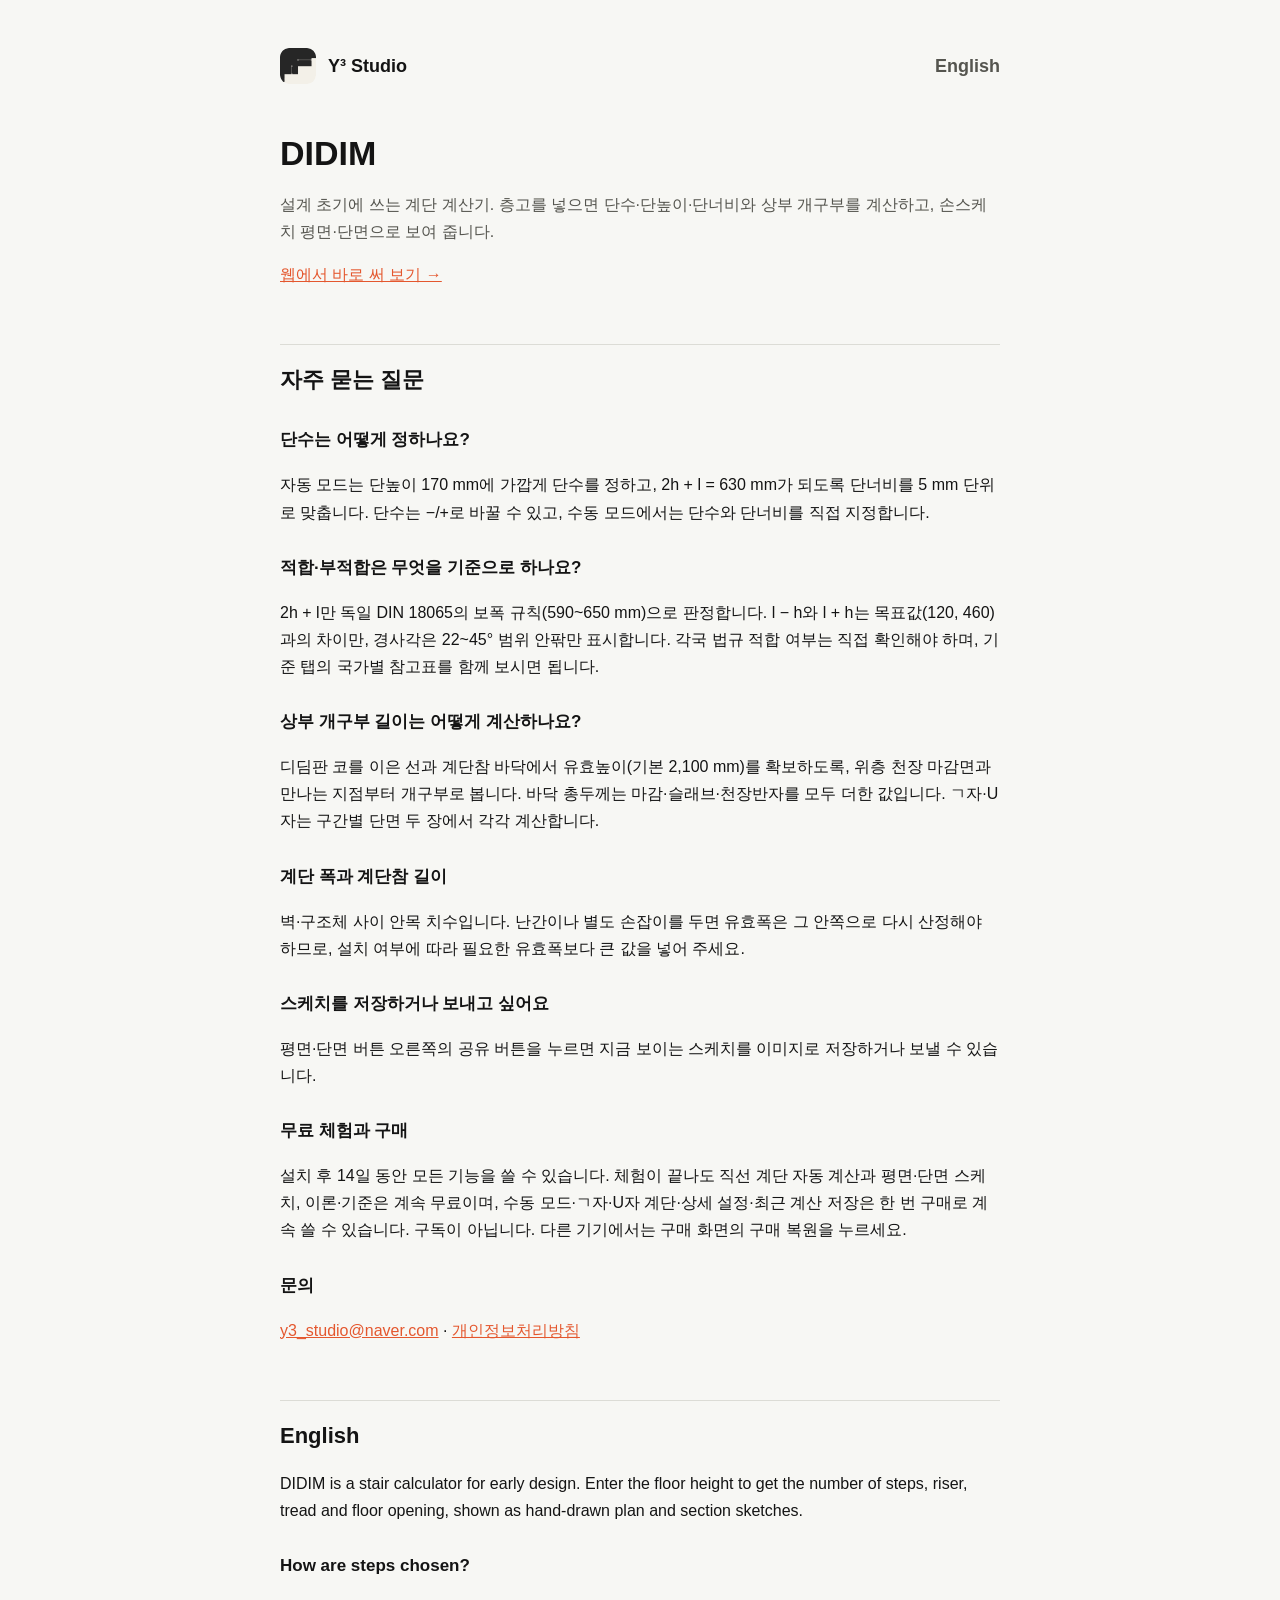
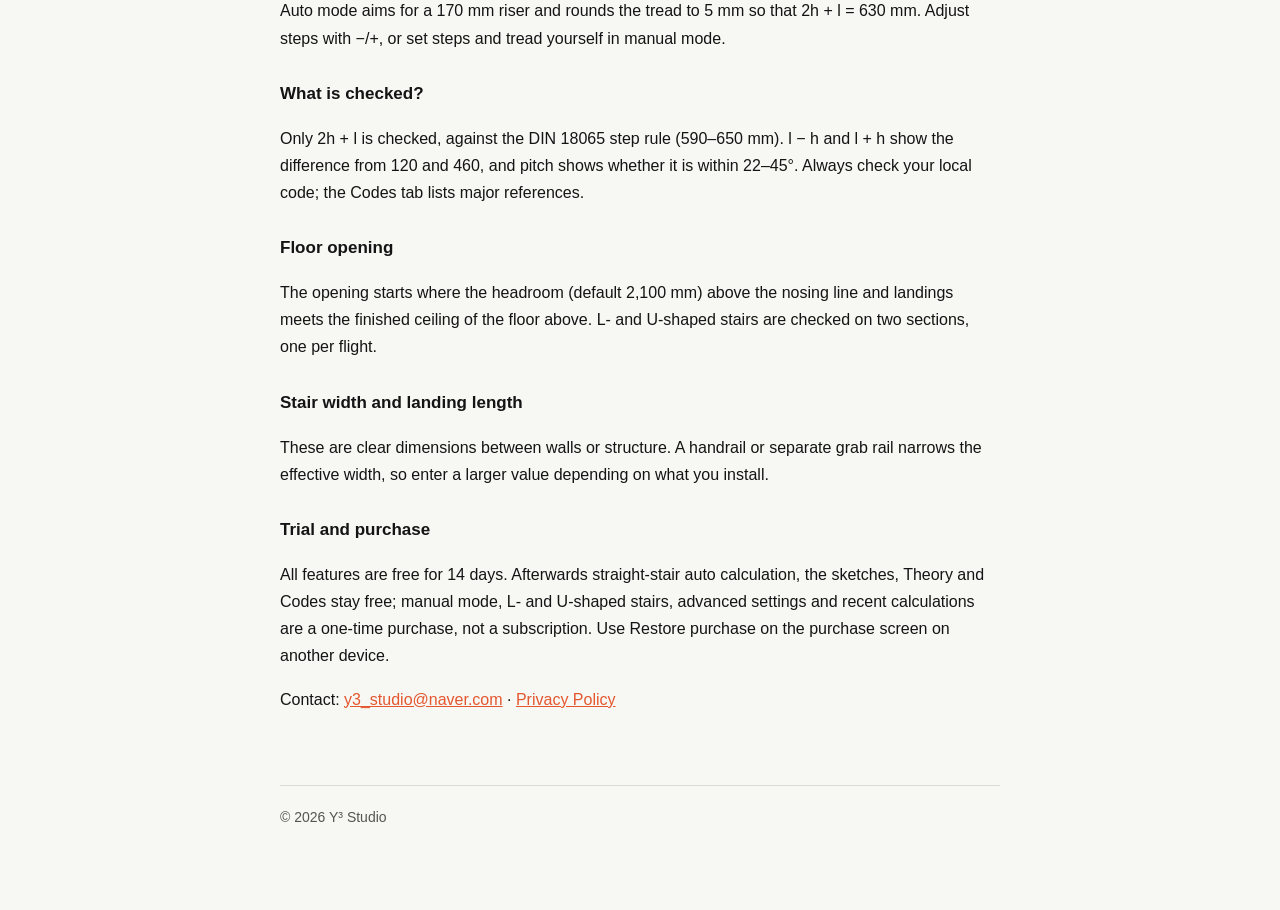
<file: didim.html>
<!doctype html>
<html lang="ko">
<head>
<meta charset="utf-8">
<meta name="viewport" content="width=device-width, initial-scale=1">
<title>DIDIM 지원</title>
<link rel="stylesheet" href="style.css">
</head>
<body>
<main>
<header><img src="img/didim.png" alt=""><a href="./">Y³ Studio</a><nav class="lang"><a href="#en">English</a></nav></header>

<h1>DIDIM</h1>
<p class="sub">설계 초기에 쓰는 계단 계산기. 층고를 넣으면 단수·단높이·단너비와 상부 개구부를 계산하고, 손스케치 평면·단면으로 보여 줍니다.</p>

<p><a href="didim/">웹에서 바로 써 보기 →</a></p>

<h2>자주 묻는 질문</h2>

<h3>단수는 어떻게 정하나요?</h3>
<p>자동 모드는 단높이 170 mm에 가깝게 단수를 정하고, 2h + l = 630 mm가 되도록 단너비를 5 mm 단위로 맞춥니다. 단수는 −/+로 바꿀 수 있고, 수동 모드에서는 단수와 단너비를 직접 지정합니다.</p>

<h3>적합·부적합은 무엇을 기준으로 하나요?</h3>
<p>2h + l만 독일 DIN 18065의 보폭 규칙(590~650 mm)으로 판정합니다. l − h와 l + h는 목표값(120, 460)과의 차이만, 경사각은 22~45° 범위 안팎만 표시합니다. 각국 법규 적합 여부는 직접 확인해야 하며, 기준 탭의 국가별 참고표를 함께 보시면 됩니다.</p>

<h3>상부 개구부 길이는 어떻게 계산하나요?</h3>
<p>디딤판 코를 이은 선과 계단참 바닥에서 유효높이(기본 2,100 mm)를 확보하도록, 위층 천장 마감면과 만나는 지점부터 개구부로 봅니다. 바닥 총두께는 마감·슬래브·천장반자를 모두 더한 값입니다. ㄱ자·U자는 구간별 단면 두 장에서 각각 계산합니다.</p>

<h3>계단 폭과 계단참 길이</h3>
<p>벽·구조체 사이 안목 치수입니다. 난간이나 별도 손잡이를 두면 유효폭은 그 안쪽으로 다시 산정해야 하므로, 설치 여부에 따라 필요한 유효폭보다 큰 값을 넣어 주세요.</p>

<h3>스케치를 저장하거나 보내고 싶어요</h3>
<p>평면·단면 버튼 오른쪽의 공유 버튼을 누르면 지금 보이는 스케치를 이미지로 저장하거나 보낼 수 있습니다.</p>

<h3>무료 체험과 구매</h3>
<p>설치 후 14일 동안 모든 기능을 쓸 수 있습니다. 체험이 끝나도 직선 계단 자동 계산과 평면·단면 스케치, 이론·기준은 계속 무료이며, 수동 모드·ㄱ자·U자 계단·상세 설정·최근 계산 저장은 한 번 구매로 계속 쓸 수 있습니다. 구독이 아닙니다. 다른 기기에서는 구매 화면의 구매 복원을 누르세요.</p>

<h3>문의</h3>
<p><a href="mailto:y3_studio@naver.com">y3_studio@naver.com</a> · <a href="privacy.html#didim">개인정보처리방침</a></p>

<h2 id="en">English</h2>
<p>DIDIM is a stair calculator for early design. Enter the floor height to get the number of steps, riser, tread and floor opening, shown as hand-drawn plan and section sketches.</p>
<h3>How are steps chosen?</h3>
<p>Auto mode aims for a 170 mm riser and rounds the tread to 5 mm so that 2h + l = 630 mm. Adjust steps with −/+, or set steps and tread yourself in manual mode.</p>
<h3>What is checked?</h3>
<p>Only 2h + l is checked, against the DIN 18065 step rule (590–650 mm). l − h and l + h show the difference from 120 and 460, and pitch shows whether it is within 22–45°. Always check your local code; the Codes tab lists major references.</p>
<h3>Floor opening</h3>
<p>The opening starts where the headroom (default 2,100 mm) above the nosing line and landings meets the finished ceiling of the floor above. L- and U-shaped stairs are checked on two sections, one per flight.</p>
<h3>Stair width and landing length</h3>
<p>These are clear dimensions between walls or structure. A handrail or separate grab rail narrows the effective width, so enter a larger value depending on what you install.</p>
<h3>Trial and purchase</h3>
<p>All features are free for 14 days. Afterwards straight-stair auto calculation, the sketches, Theory and Codes stay free; manual mode, L- and U-shaped stairs, advanced settings and recent calculations are a one-time purchase, not a subscription. Use Restore purchase on the purchase screen on another device.</p>
<p>Contact: <a href="mailto:y3_studio@naver.com">y3_studio@naver.com</a> · <a href="privacy.html#en">Privacy Policy</a></p>

<footer>© 2026 Y³ Studio</footer>
</main>
</body>
</html>
</file>
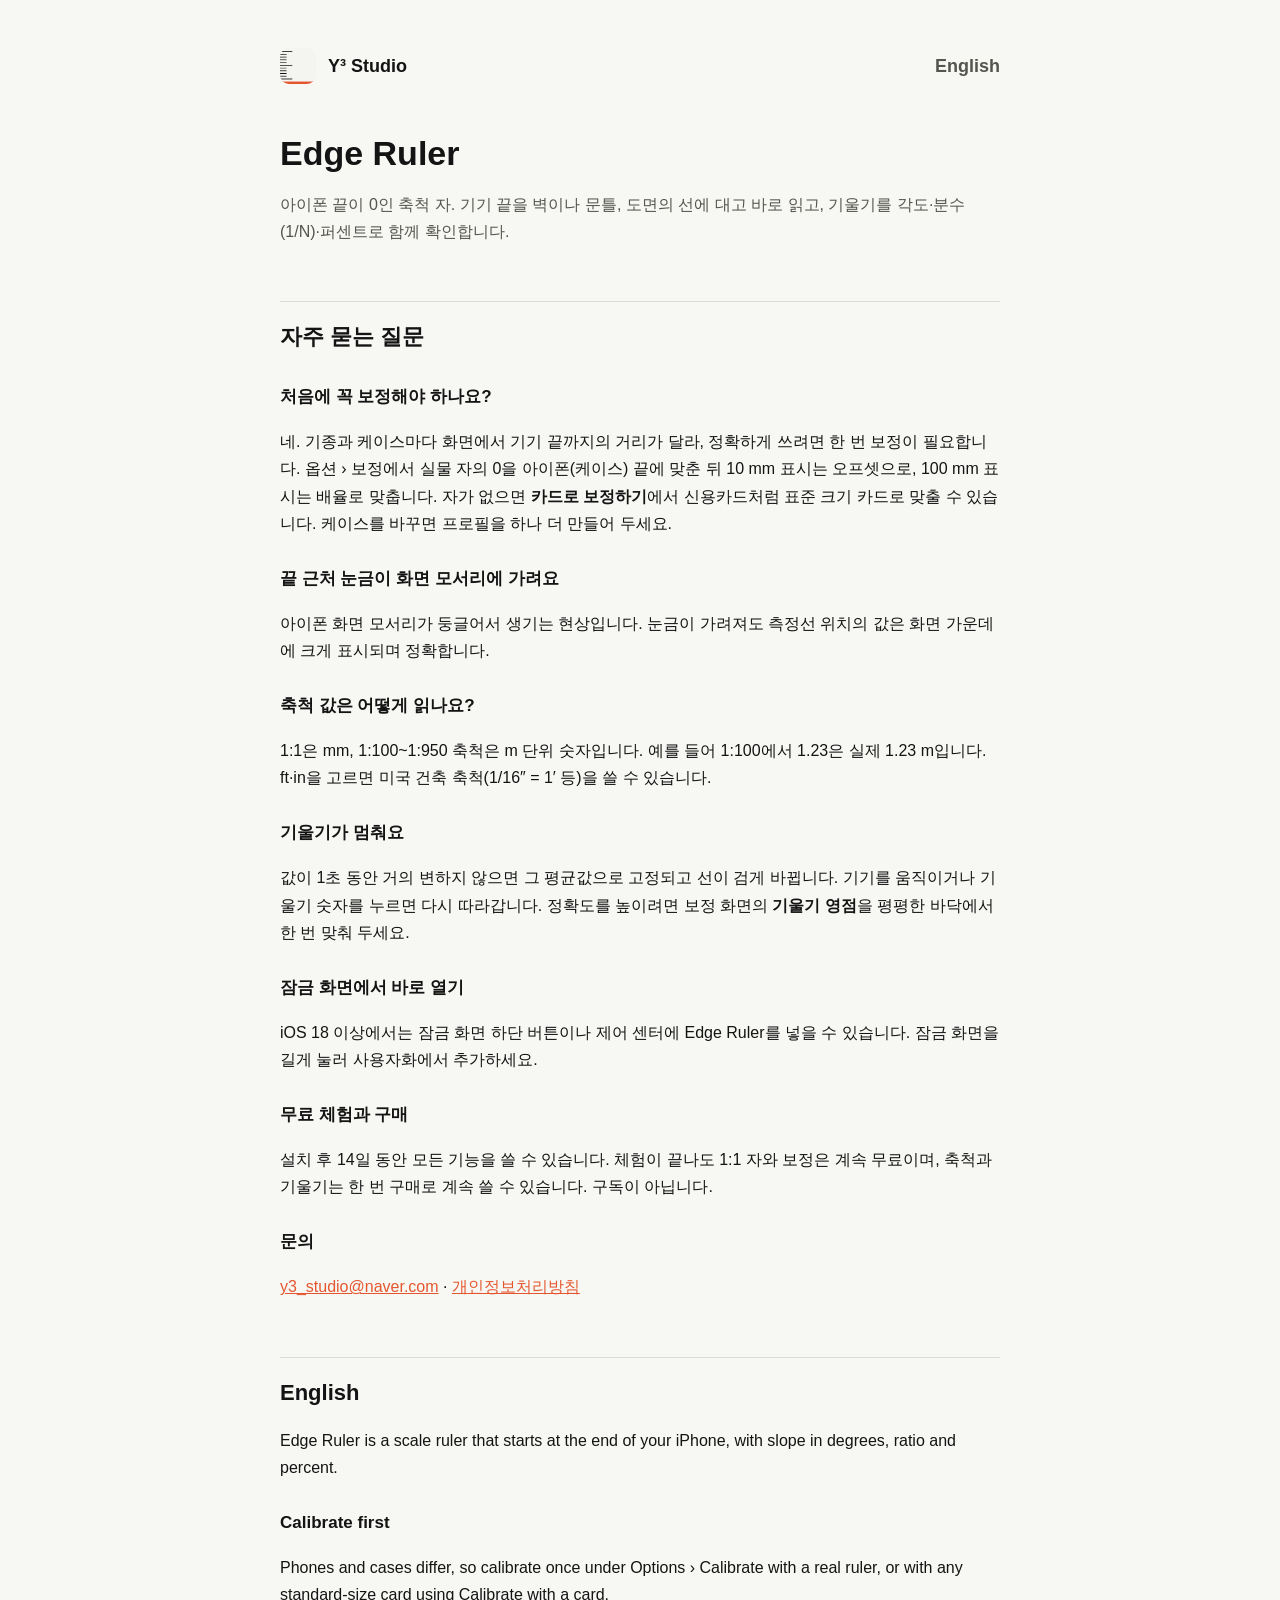
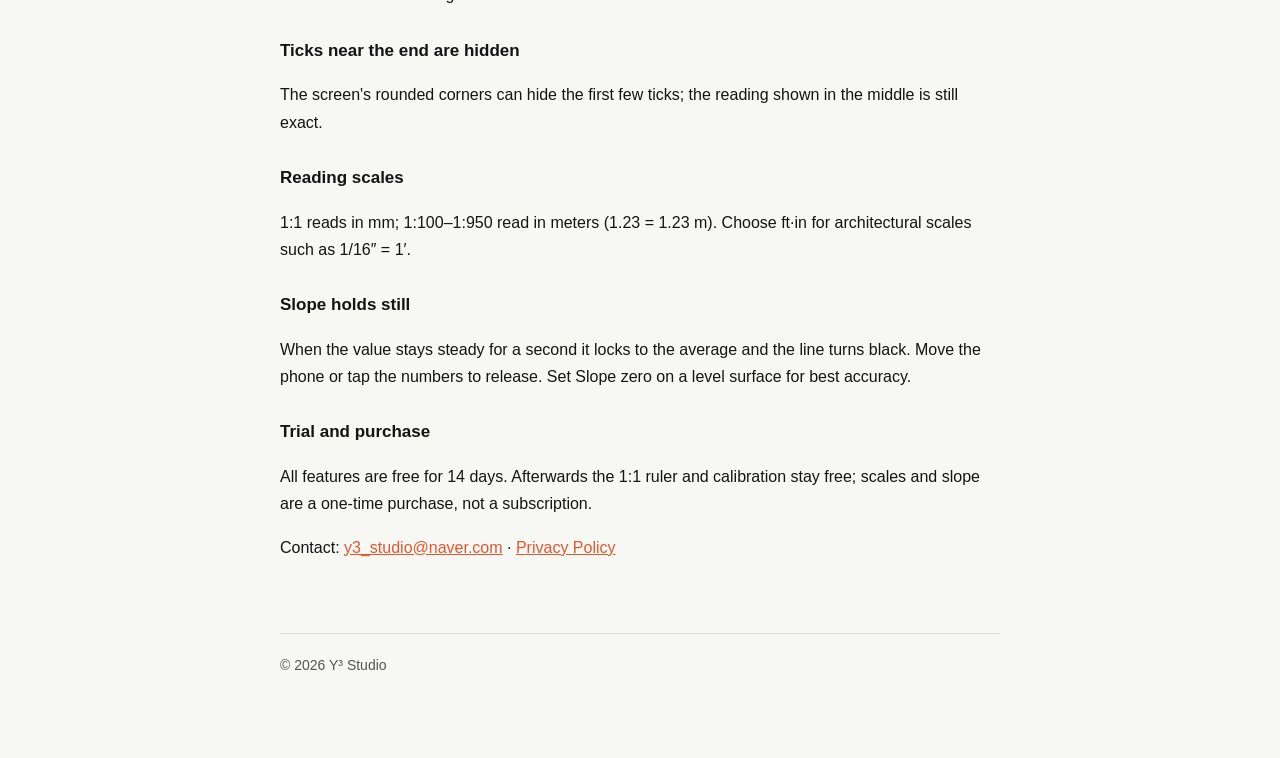
<file: edgeruler.html>
<!doctype html>
<html lang="ko">
<head>
<meta charset="utf-8">
<meta name="viewport" content="width=device-width, initial-scale=1">
<title>Edge Ruler 지원</title>
<link rel="stylesheet" href="style.css">
</head>
<body>
<main>
<header><img src="img/edgeruler.png" alt=""><a href="./">Y³ Studio</a><nav class="lang"><a href="#en">English</a></nav></header>

<h1>Edge Ruler</h1>
<p class="sub">아이폰 끝이 0인 축척 자. 기기 끝을 벽이나 문틀, 도면의 선에 대고 바로 읽고, 기울기를 각도·분수(1/N)·퍼센트로 함께 확인합니다.</p>

<h2>자주 묻는 질문</h2>

<h3>처음에 꼭 보정해야 하나요?</h3>
<p>네. 기종과 케이스마다 화면에서 기기 끝까지의 거리가 달라, 정확하게 쓰려면 한 번 보정이 필요합니다. 옵션 › 보정에서 실물 자의 0을 아이폰(케이스) 끝에 맞춘 뒤 10 mm 표시는 오프셋으로, 100 mm 표시는 배율로 맞춥니다. 자가 없으면 <b>카드로 보정하기</b>에서 신용카드처럼 표준 크기 카드로 맞출 수 있습니다. 케이스를 바꾸면 프로필을 하나 더 만들어 두세요.</p>

<h3>끝 근처 눈금이 화면 모서리에 가려요</h3>
<p>아이폰 화면 모서리가 둥글어서 생기는 현상입니다. 눈금이 가려져도 측정선 위치의 값은 화면 가운데에 크게 표시되며 정확합니다.</p>

<h3>축척 값은 어떻게 읽나요?</h3>
<p>1:1은 mm, 1:100~1:950 축척은 m 단위 숫자입니다. 예를 들어 1:100에서 1.23은 실제 1.23 m입니다. ft·in을 고르면 미국 건축 축척(1/16″ = 1′ 등)을 쓸 수 있습니다.</p>

<h3>기울기가 멈춰요</h3>
<p>값이 1초 동안 거의 변하지 않으면 그 평균값으로 고정되고 선이 검게 바뀝니다. 기기를 움직이거나 기울기 숫자를 누르면 다시 따라갑니다. 정확도를 높이려면 보정 화면의 <b>기울기 영점</b>을 평평한 바닥에서 한 번 맞춰 두세요.</p>

<h3>잠금 화면에서 바로 열기</h3>
<p>iOS 18 이상에서는 잠금 화면 하단 버튼이나 제어 센터에 Edge Ruler를 넣을 수 있습니다. 잠금 화면을 길게 눌러 사용자화에서 추가하세요.</p>

<h3>무료 체험과 구매</h3>
<p>설치 후 14일 동안 모든 기능을 쓸 수 있습니다. 체험이 끝나도 1:1 자와 보정은 계속 무료이며, 축척과 기울기는 한 번 구매로 계속 쓸 수 있습니다. 구독이 아닙니다.</p>

<h3>문의</h3>
<p><a href="mailto:y3_studio@naver.com">y3_studio@naver.com</a> · <a href="privacy.html#edgeruler">개인정보처리방침</a></p>

<h2 id="en">English</h2>
<p>Edge Ruler is a scale ruler that starts at the end of your iPhone, with slope in degrees, ratio and percent.</p>
<h3>Calibrate first</h3>
<p>Phones and cases differ, so calibrate once under Options › Calibrate with a real ruler, or with any standard-size card using Calibrate with a card.</p>
<h3>Ticks near the end are hidden</h3>
<p>The screen's rounded corners can hide the first few ticks; the reading shown in the middle is still exact.</p>
<h3>Reading scales</h3>
<p>1:1 reads in mm; 1:100–1:950 read in meters (1.23 = 1.23 m). Choose ft·in for architectural scales such as 1/16″ = 1′.</p>
<h3>Slope holds still</h3>
<p>When the value stays steady for a second it locks to the average and the line turns black. Move the phone or tap the numbers to release. Set Slope zero on a level surface for best accuracy.</p>
<h3>Trial and purchase</h3>
<p>All features are free for 14 days. Afterwards the 1:1 ruler and calibration stay free; scales and slope are a one-time purchase, not a subscription.</p>
<p>Contact: <a href="mailto:y3_studio@naver.com">y3_studio@naver.com</a> · <a href="privacy.html#en">Privacy Policy</a></p>

<footer>© 2026 Y³ Studio</footer>
</main>
</body>
</html>
</file>
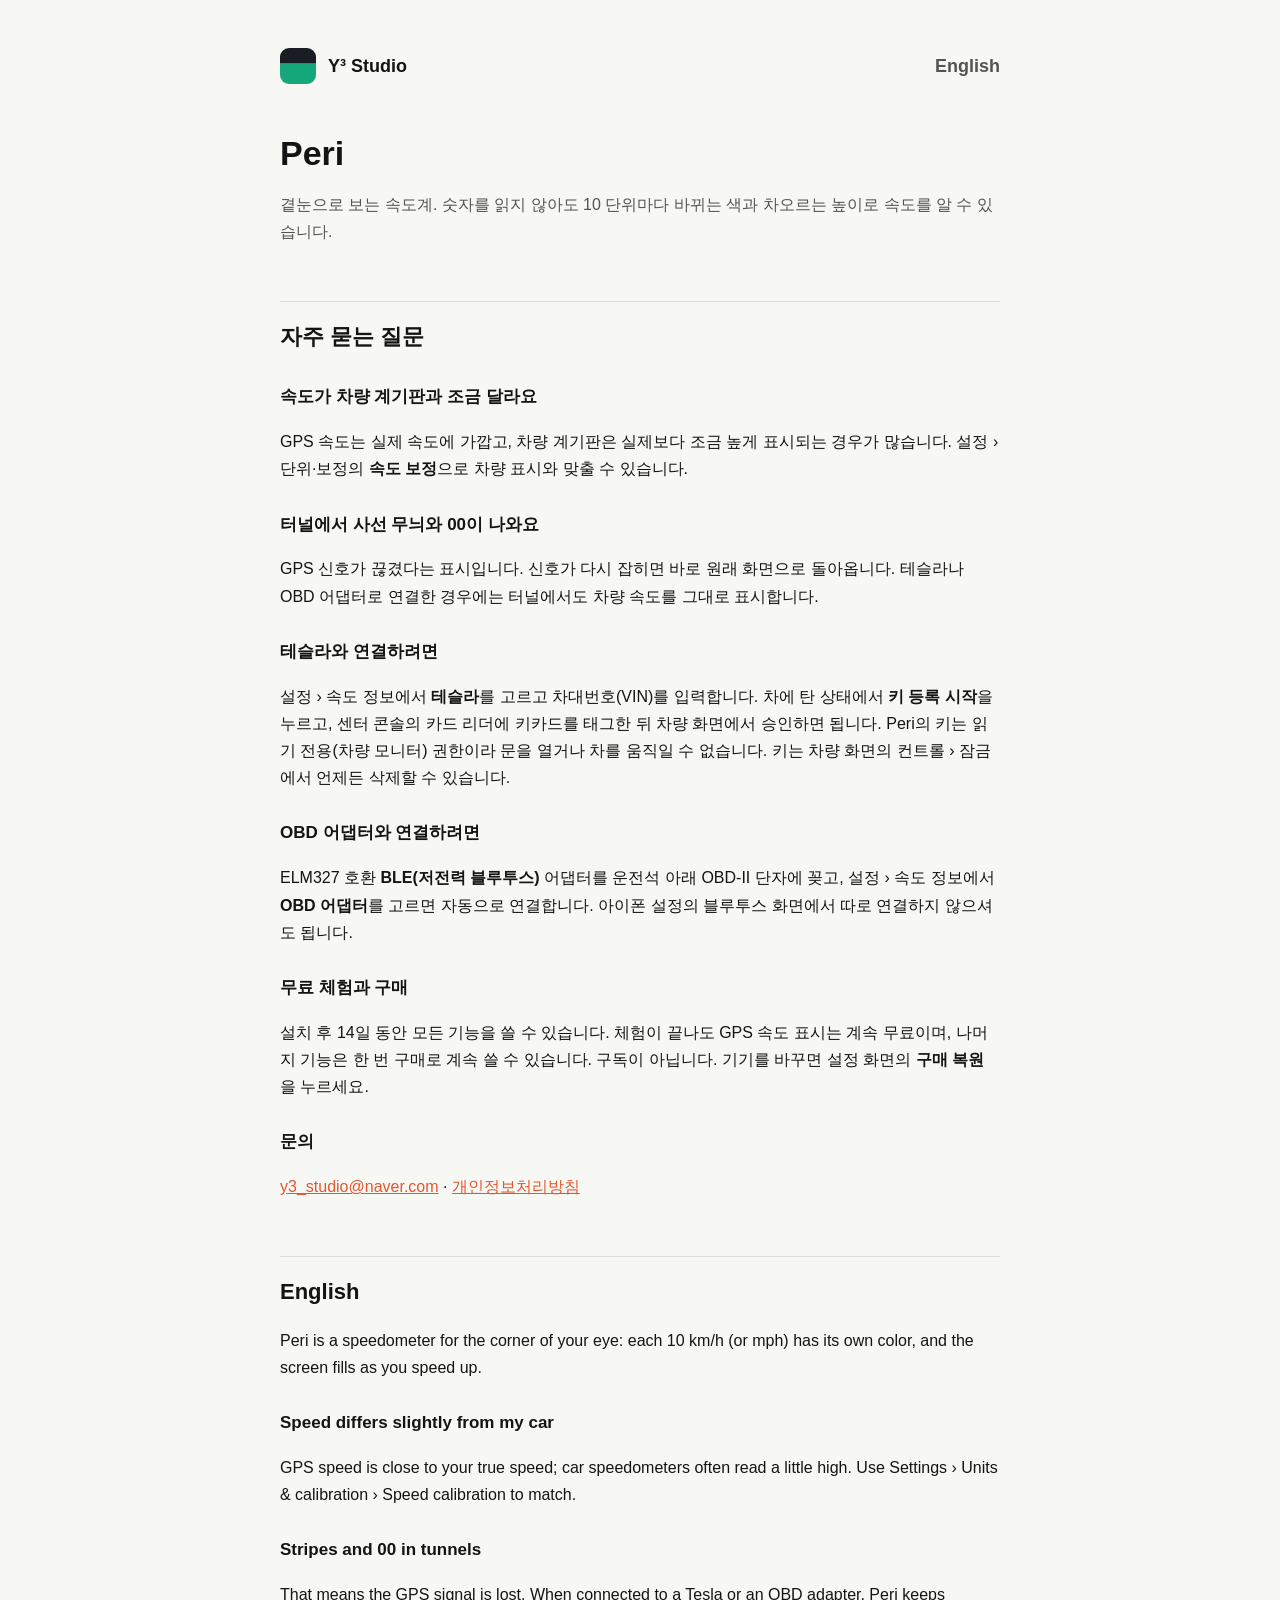
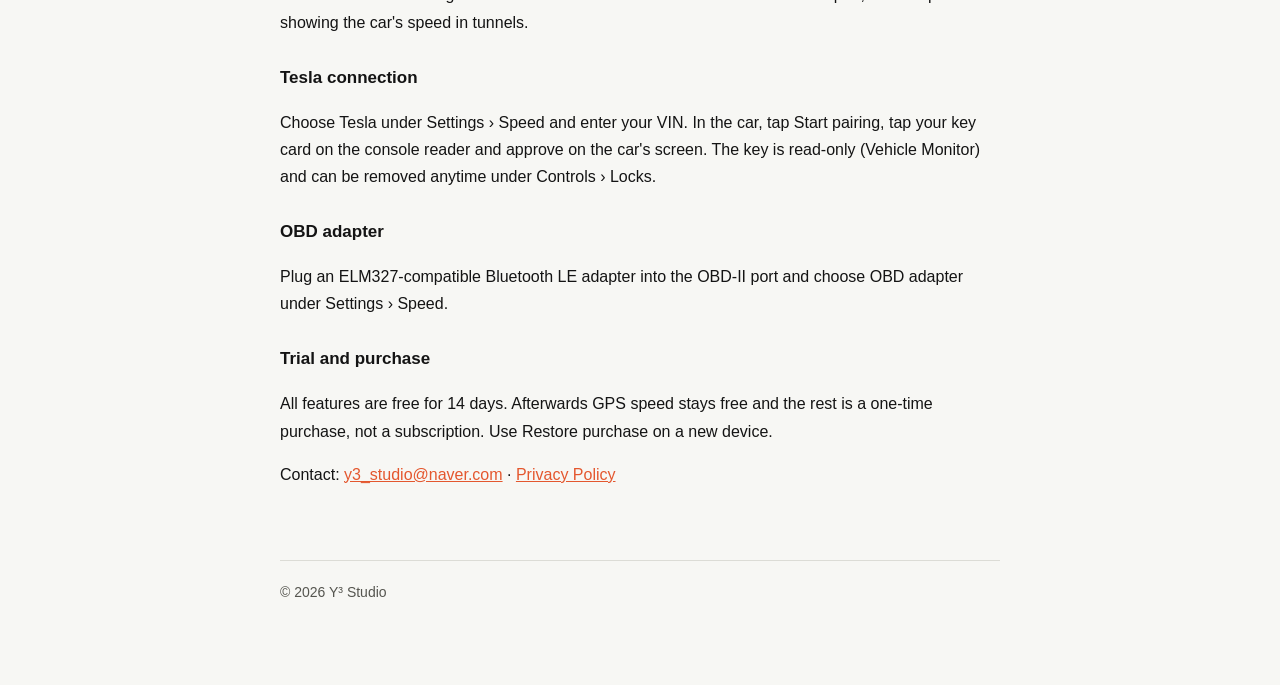
<file: peri.html>
<!doctype html>
<html lang="ko">
<head>
<meta charset="utf-8">
<meta name="viewport" content="width=device-width, initial-scale=1">
<title>Peri 지원</title>
<link rel="stylesheet" href="style.css">
</head>
<body>
<main>
<header><img src="img/peri.png" alt=""><a href="./">Y³ Studio</a><nav class="lang"><a href="#en">English</a></nav></header>

<h1>Peri</h1>
<p class="sub">곁눈으로 보는 속도계. 숫자를 읽지 않아도 10 단위마다 바뀌는 색과 차오르는 높이로 속도를 알 수 있습니다.</p>

<h2>자주 묻는 질문</h2>

<h3>속도가 차량 계기판과 조금 달라요</h3>
<p>GPS 속도는 실제 속도에 가깝고, 차량 계기판은 실제보다 조금 높게 표시되는 경우가 많습니다. 설정 › 단위·보정의 <b>속도 보정</b>으로 차량 표시와 맞출 수 있습니다.</p>

<h3>터널에서 사선 무늬와 00이 나와요</h3>
<p>GPS 신호가 끊겼다는 표시입니다. 신호가 다시 잡히면 바로 원래 화면으로 돌아옵니다. 테슬라나 OBD 어댑터로 연결한 경우에는 터널에서도 차량 속도를 그대로 표시합니다.</p>

<h3>테슬라와 연결하려면</h3>
<p>설정 › 속도 정보에서 <b>테슬라</b>를 고르고 차대번호(VIN)를 입력합니다. 차에 탄 상태에서 <b>키 등록 시작</b>을 누르고, 센터 콘솔의 카드 리더에 키카드를 태그한 뒤 차량 화면에서 승인하면 됩니다. Peri의 키는 읽기 전용(차량 모니터) 권한이라 문을 열거나 차를 움직일 수 없습니다. 키는 차량 화면의 컨트롤 › 잠금에서 언제든 삭제할 수 있습니다.</p>

<h3>OBD 어댑터와 연결하려면</h3>
<p>ELM327 호환 <b>BLE(저전력 블루투스)</b> 어댑터를 운전석 아래 OBD-II 단자에 꽂고, 설정 › 속도 정보에서 <b>OBD 어댑터</b>를 고르면 자동으로 연결합니다. 아이폰 설정의 블루투스 화면에서 따로 연결하지 않으셔도 됩니다.</p>

<h3>무료 체험과 구매</h3>
<p>설치 후 14일 동안 모든 기능을 쓸 수 있습니다. 체험이 끝나도 GPS 속도 표시는 계속 무료이며, 나머지 기능은 한 번 구매로 계속 쓸 수 있습니다. 구독이 아닙니다. 기기를 바꾸면 설정 화면의 <b>구매 복원</b>을 누르세요.</p>

<h3>문의</h3>
<p><a href="mailto:y3_studio@naver.com">y3_studio@naver.com</a> · <a href="privacy.html#peri">개인정보처리방침</a></p>

<h2 id="en">English</h2>
<p>Peri is a speedometer for the corner of your eye: each 10 km/h (or mph) has its own color, and the screen fills as you speed up.</p>
<h3>Speed differs slightly from my car</h3>
<p>GPS speed is close to your true speed; car speedometers often read a little high. Use Settings › Units &amp; calibration › Speed calibration to match.</p>
<h3>Stripes and 00 in tunnels</h3>
<p>That means the GPS signal is lost. When connected to a Tesla or an OBD adapter, Peri keeps showing the car's speed in tunnels.</p>
<h3>Tesla connection</h3>
<p>Choose Tesla under Settings › Speed and enter your VIN. In the car, tap Start pairing, tap your key card on the console reader and approve on the car's screen. The key is read-only (Vehicle Monitor) and can be removed anytime under Controls › Locks.</p>
<h3>OBD adapter</h3>
<p>Plug an ELM327-compatible Bluetooth LE adapter into the OBD-II port and choose OBD adapter under Settings › Speed.</p>
<h3>Trial and purchase</h3>
<p>All features are free for 14 days. Afterwards GPS speed stays free and the rest is a one-time purchase, not a subscription. Use Restore purchase on a new device.</p>
<p>Contact: <a href="mailto:y3_studio@naver.com">y3_studio@naver.com</a> · <a href="privacy.html#en">Privacy Policy</a></p>

<footer>© 2026 Y³ Studio</footer>
</main>
</body>
</html>
</file>
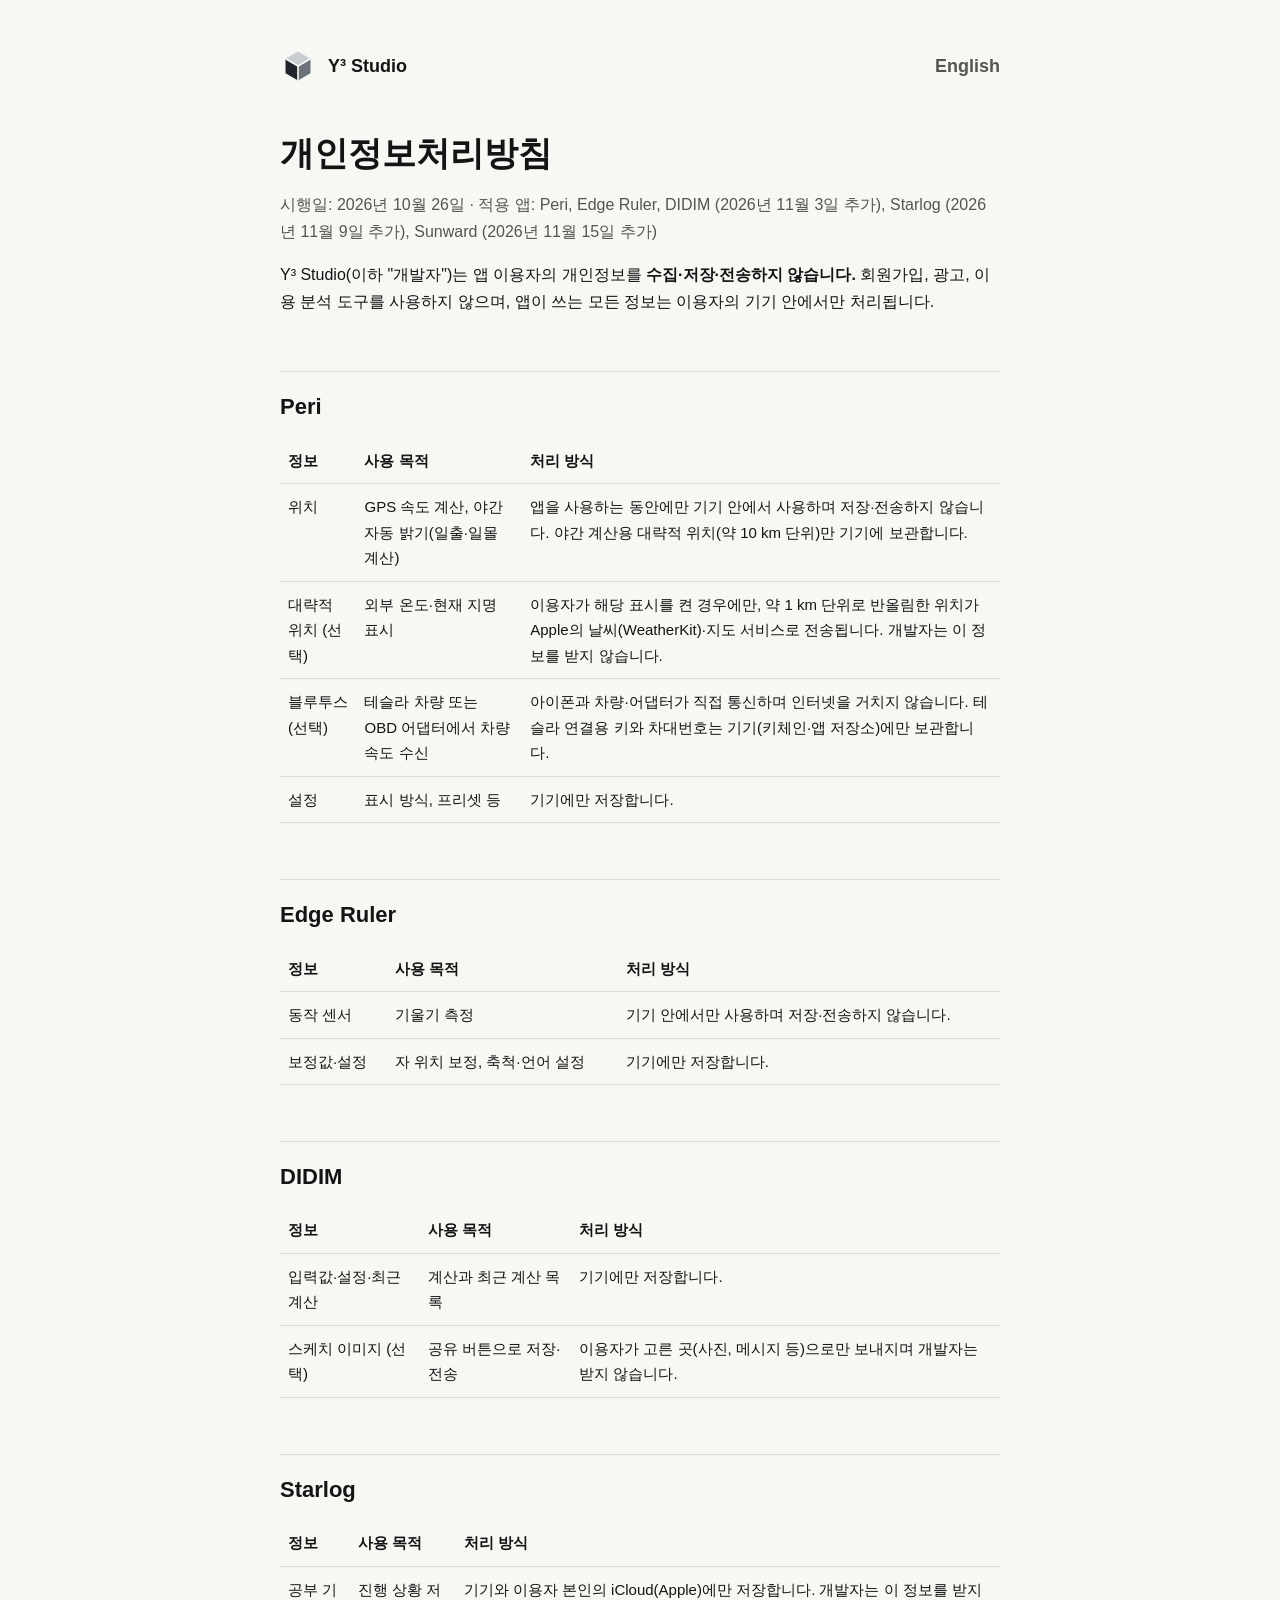
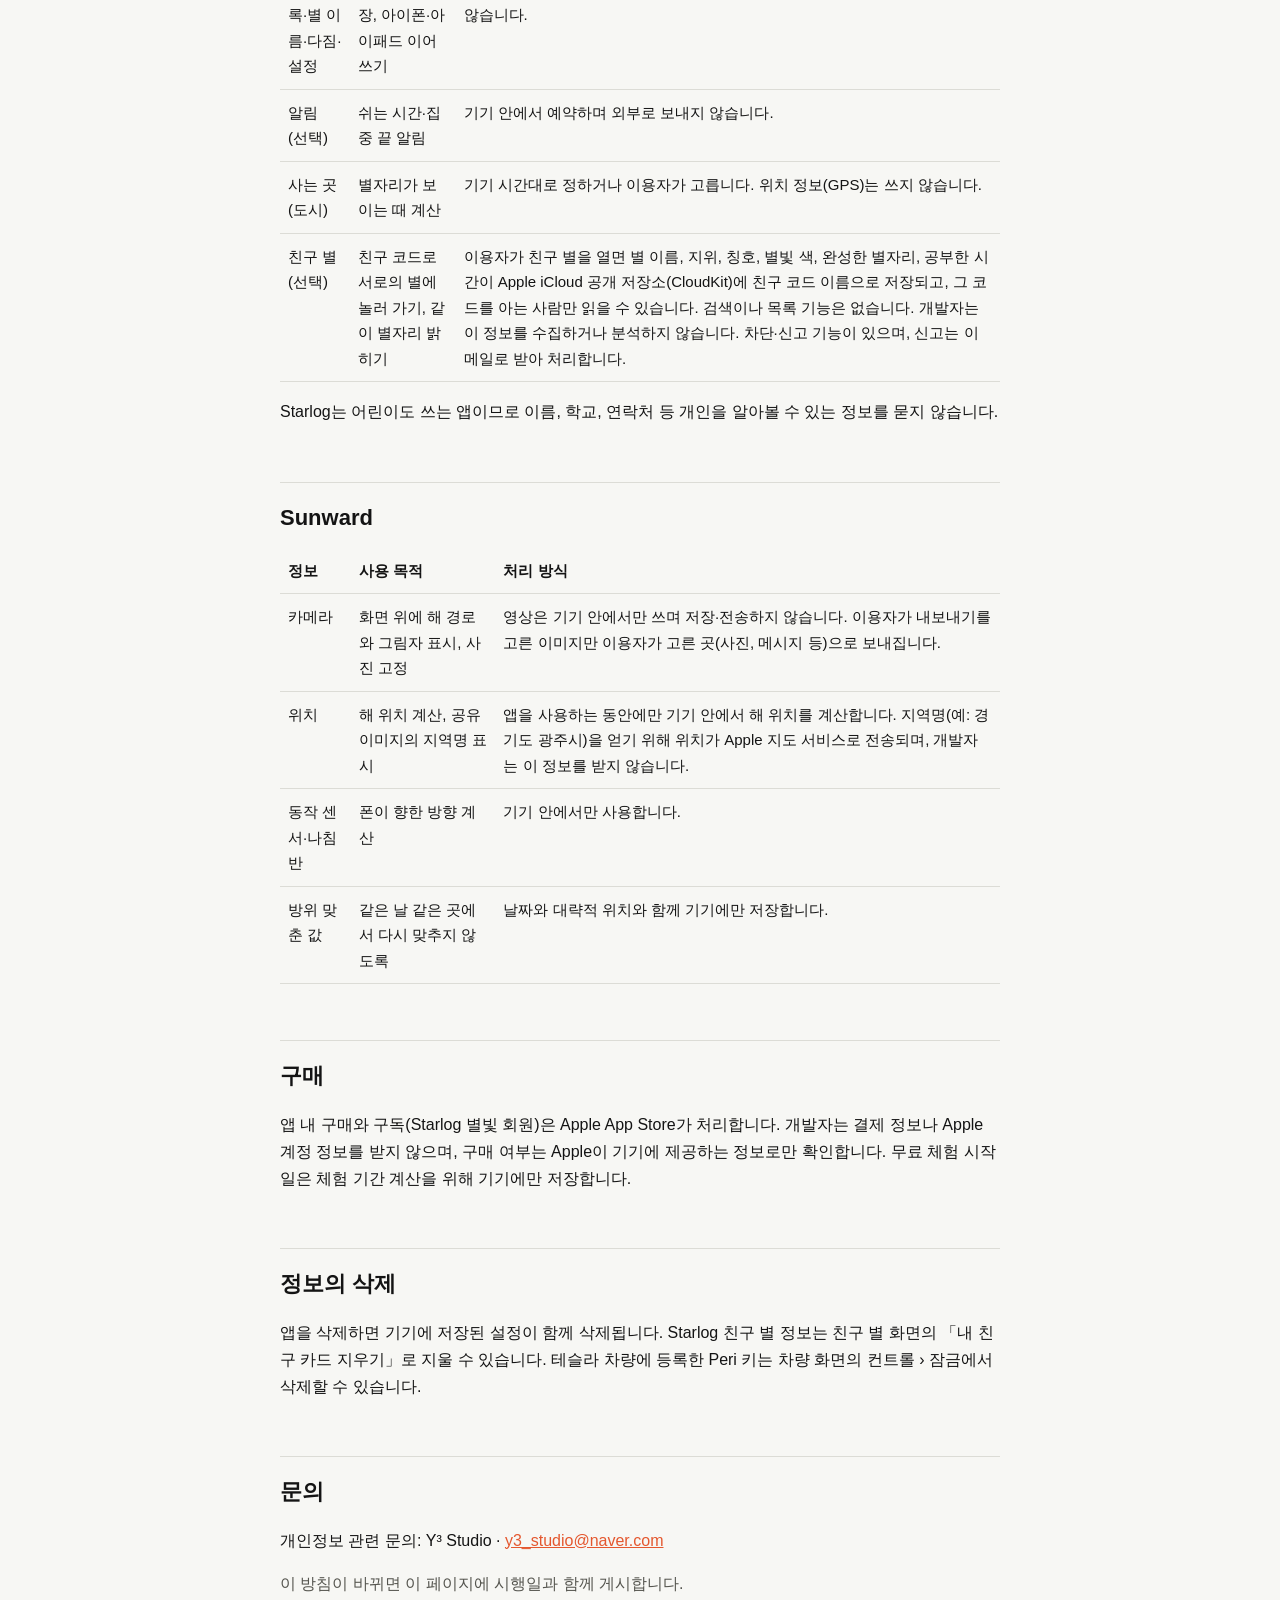
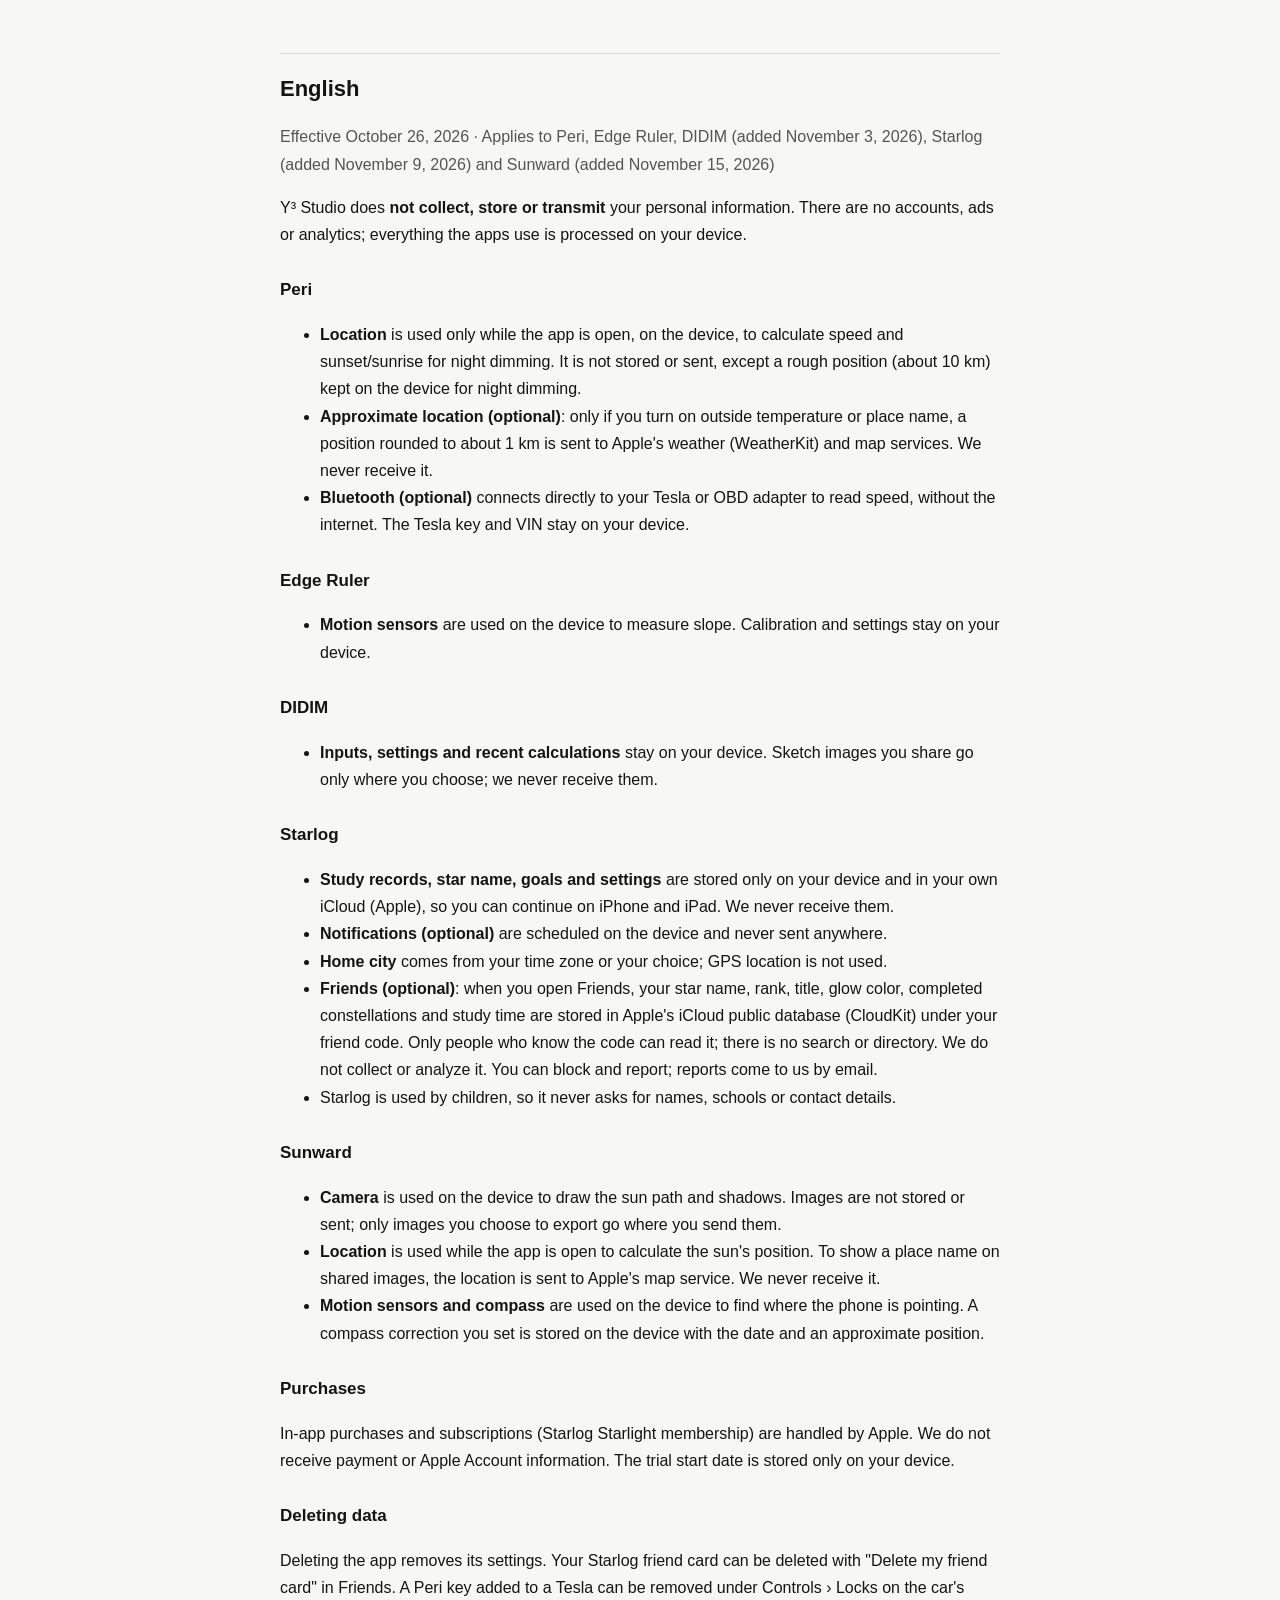
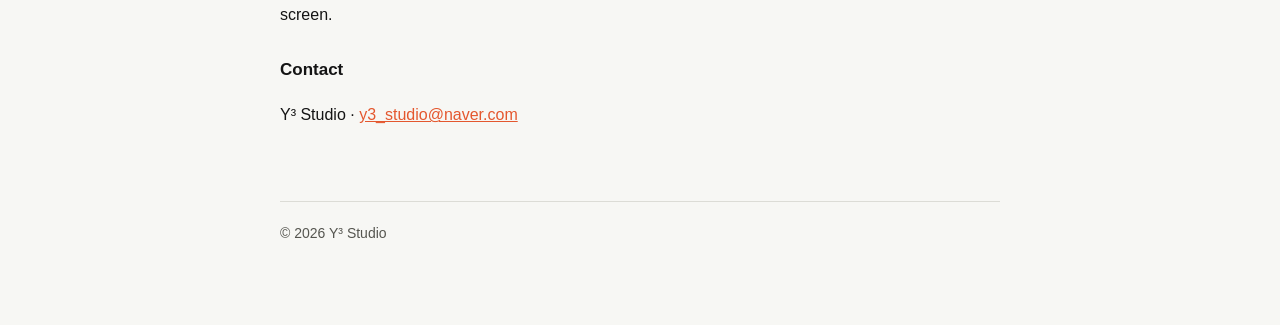
<file: privacy.html>
<!doctype html>
<html lang="ko">
<head>
<meta charset="utf-8">
<meta name="viewport" content="width=device-width, initial-scale=1">
<title>개인정보처리방침</title>
<link rel="stylesheet" href="style.css">
</head>
<body>
<main>
<header><img src="img/y3.svg" alt=""><a href="./">Y³ Studio</a><nav class="lang"><a href="#en">English</a></nav></header>

<h1>개인정보처리방침</h1>
<p class="sub">시행일: 2026년 10월 26일 · 적용 앱: Peri, Edge Ruler, DIDIM (2026년 11월 3일 추가), Starlog (2026년 11월 9일 추가), Sunward (2026년 11월 15일 추가)</p>

<p>Y³ Studio(이하 "개발자")는 앱 이용자의 개인정보를 <b>수집·저장·전송하지 않습니다.</b> 회원가입, 광고, 이용 분석 도구를 사용하지 않으며, 앱이 쓰는 모든 정보는 이용자의 기기 안에서만 처리됩니다.</p>

<h2 id="peri">Peri</h2>
<table>
<tr><th>정보</th><th>사용 목적</th><th>처리 방식</th></tr>
<tr><td>위치</td><td>GPS 속도 계산, 야간 자동 밝기(일출·일몰 계산)</td><td>앱을 사용하는 동안에만 기기 안에서 사용하며 저장·전송하지 않습니다. 야간 계산용 대략적 위치(약 10 km 단위)만 기기에 보관합니다.</td></tr>
<tr><td>대략적 위치 (선택)</td><td>외부 온도·현재 지명 표시</td><td>이용자가 해당 표시를 켠 경우에만, 약 1 km 단위로 반올림한 위치가 Apple의 날씨(WeatherKit)·지도 서비스로 전송됩니다. 개발자는 이 정보를 받지 않습니다.</td></tr>
<tr><td>블루투스 (선택)</td><td>테슬라 차량 또는 OBD 어댑터에서 차량 속도 수신</td><td>아이폰과 차량·어댑터가 직접 통신하며 인터넷을 거치지 않습니다. 테슬라 연결용 키와 차대번호는 기기(키체인·앱 저장소)에만 보관합니다.</td></tr>
<tr><td>설정</td><td>표시 방식, 프리셋 등</td><td>기기에만 저장합니다.</td></tr>
</table>

<h2 id="edgeruler">Edge Ruler</h2>
<table>
<tr><th>정보</th><th>사용 목적</th><th>처리 방식</th></tr>
<tr><td>동작 센서</td><td>기울기 측정</td><td>기기 안에서만 사용하며 저장·전송하지 않습니다.</td></tr>
<tr><td>보정값·설정</td><td>자 위치 보정, 축척·언어 설정</td><td>기기에만 저장합니다.</td></tr>
</table>

<h2 id="didim">DIDIM</h2>
<table>
<tr><th>정보</th><th>사용 목적</th><th>처리 방식</th></tr>
<tr><td>입력값·설정·최근 계산</td><td>계산과 최근 계산 목록</td><td>기기에만 저장합니다.</td></tr>
<tr><td>스케치 이미지 (선택)</td><td>공유 버튼으로 저장·전송</td><td>이용자가 고른 곳(사진, 메시지 등)으로만 보내지며 개발자는 받지 않습니다.</td></tr>
</table>

<h2 id="starlog">Starlog</h2>
<table>
<tr><th>정보</th><th>사용 목적</th><th>처리 방식</th></tr>
<tr><td>공부 기록·별 이름·다짐·설정</td><td>진행 상황 저장, 아이폰·아이패드 이어 쓰기</td><td>기기와 이용자 본인의 iCloud(Apple)에만 저장합니다. 개발자는 이 정보를 받지 않습니다.</td></tr>
<tr><td>알림 (선택)</td><td>쉬는 시간·집중 끝 알림</td><td>기기 안에서 예약하며 외부로 보내지 않습니다.</td></tr>
<tr><td>사는 곳 (도시)</td><td>별자리가 보이는 때 계산</td><td>기기 시간대로 정하거나 이용자가 고릅니다. 위치 정보(GPS)는 쓰지 않습니다.</td></tr>
<tr><td>친구 별 (선택)</td><td>친구 코드로 서로의 별에 놀러 가기, 같이 별자리 밝히기</td><td>이용자가 친구 별을 열면 별 이름, 지위, 칭호, 별빛 색, 완성한 별자리, 공부한 시간이 Apple iCloud 공개 저장소(CloudKit)에 친구 코드 이름으로 저장되고, 그 코드를 아는 사람만 읽을 수 있습니다. 검색이나 목록 기능은 없습니다. 개발자는 이 정보를 수집하거나 분석하지 않습니다. 차단·신고 기능이 있으며, 신고는 이메일로 받아 처리합니다.</td></tr>
</table>
<p>Starlog는 어린이도 쓰는 앱이므로 이름, 학교, 연락처 등 개인을 알아볼 수 있는 정보를 묻지 않습니다.</p>

<h2 id="sunward">Sunward</h2>
<table>
<tr><th>정보</th><th>사용 목적</th><th>처리 방식</th></tr>
<tr><td>카메라</td><td>화면 위에 해 경로와 그림자 표시, 사진 고정</td><td>영상은 기기 안에서만 쓰며 저장·전송하지 않습니다. 이용자가 내보내기를 고른 이미지만 이용자가 고른 곳(사진, 메시지 등)으로 보내집니다.</td></tr>
<tr><td>위치</td><td>해 위치 계산, 공유 이미지의 지역명 표시</td><td>앱을 사용하는 동안에만 기기 안에서 해 위치를 계산합니다. 지역명(예: 경기도 광주시)을 얻기 위해 위치가 Apple 지도 서비스로 전송되며, 개발자는 이 정보를 받지 않습니다.</td></tr>
<tr><td>동작 센서·나침반</td><td>폰이 향한 방향 계산</td><td>기기 안에서만 사용합니다.</td></tr>
<tr><td>방위 맞춘 값</td><td>같은 날 같은 곳에서 다시 맞추지 않도록</td><td>날짜와 대략적 위치와 함께 기기에만 저장합니다.</td></tr>
</table>

<h2>구매</h2>
<p>앱 내 구매와 구독(Starlog 별빛 회원)은 Apple App Store가 처리합니다. 개발자는 결제 정보나 Apple 계정 정보를 받지 않으며, 구매 여부는 Apple이 기기에 제공하는 정보로만 확인합니다. 무료 체험 시작일은 체험 기간 계산을 위해 기기에만 저장합니다.</p>

<h2>정보의 삭제</h2>
<p>앱을 삭제하면 기기에 저장된 설정이 함께 삭제됩니다. Starlog 친구 별 정보는 친구 별 화면의 「내 친구 카드 지우기」로 지울 수 있습니다. 테슬라 차량에 등록한 Peri 키는 차량 화면의 컨트롤 › 잠금에서 삭제할 수 있습니다.</p>

<h2>문의</h2>
<p>개인정보 관련 문의: Y³ Studio · <a href="mailto:y3_studio@naver.com">y3_studio@naver.com</a></p>
<p class="sub">이 방침이 바뀌면 이 페이지에 시행일과 함께 게시합니다.</p>

<h2 id="en">English</h2>
<p class="sub">Effective October 26, 2026 · Applies to Peri, Edge Ruler, DIDIM (added November 3, 2026), Starlog (added November 9, 2026) and Sunward (added November 15, 2026)</p>
<p>Y³ Studio does <b>not collect, store or transmit</b> your personal information. There are no accounts, ads or analytics; everything the apps use is processed on your device.</p>
<h3>Peri</h3>
<ul>
<li><b>Location</b> is used only while the app is open, on the device, to calculate speed and sunset/sunrise for night dimming. It is not stored or sent, except a rough position (about 10 km) kept on the device for night dimming.</li>
<li><b>Approximate location (optional)</b>: only if you turn on outside temperature or place name, a position rounded to about 1 km is sent to Apple's weather (WeatherKit) and map services. We never receive it.</li>
<li><b>Bluetooth (optional)</b> connects directly to your Tesla or OBD adapter to read speed, without the internet. The Tesla key and VIN stay on your device.</li>
</ul>
<h3>Edge Ruler</h3>
<ul>
<li><b>Motion sensors</b> are used on the device to measure slope. Calibration and settings stay on your device.</li>
</ul>
<h3>DIDIM</h3>
<ul>
<li><b>Inputs, settings and recent calculations</b> stay on your device. Sketch images you share go only where you choose; we never receive them.</li>
</ul>
<h3 id="starlog-en">Starlog</h3>
<ul>
<li><b>Study records, star name, goals and settings</b> are stored only on your device and in your own iCloud (Apple), so you can continue on iPhone and iPad. We never receive them.</li>
<li><b>Notifications (optional)</b> are scheduled on the device and never sent anywhere.</li>
<li><b>Home city</b> comes from your time zone or your choice; GPS location is not used.</li>
<li><b>Friends (optional)</b>: when you open Friends, your star name, rank, title, glow color, completed constellations and study time are stored in Apple's iCloud public database (CloudKit) under your friend code. Only people who know the code can read it; there is no search or directory. We do not collect or analyze it. You can block and report; reports come to us by email.</li>
<li>Starlog is used by children, so it never asks for names, schools or contact details.</li>
</ul>
<h3 id="sunward-en">Sunward</h3>
<ul>
<li><b>Camera</b> is used on the device to draw the sun path and shadows. Images are not stored or sent; only images you choose to export go where you send them.</li>
<li><b>Location</b> is used while the app is open to calculate the sun's position. To show a place name on shared images, the location is sent to Apple's map service. We never receive it.</li>
<li><b>Motion sensors and compass</b> are used on the device to find where the phone is pointing. A compass correction you set is stored on the device with the date and an approximate position.</li>
</ul>
<h3>Purchases</h3>
<p>In-app purchases and subscriptions (Starlog Starlight membership) are handled by Apple. We do not receive payment or Apple Account information. The trial start date is stored only on your device.</p>
<h3>Deleting data</h3>
<p>Deleting the app removes its settings. Your Starlog friend card can be deleted with "Delete my friend card" in Friends. A Peri key added to a Tesla can be removed under Controls › Locks on the car's screen.</p>
<h3>Contact</h3>
<p>Y³ Studio · <a href="mailto:y3_studio@naver.com">y3_studio@naver.com</a></p>

<footer>© 2026 Y³ Studio</footer>
</main>
</body>
</html>
</file>
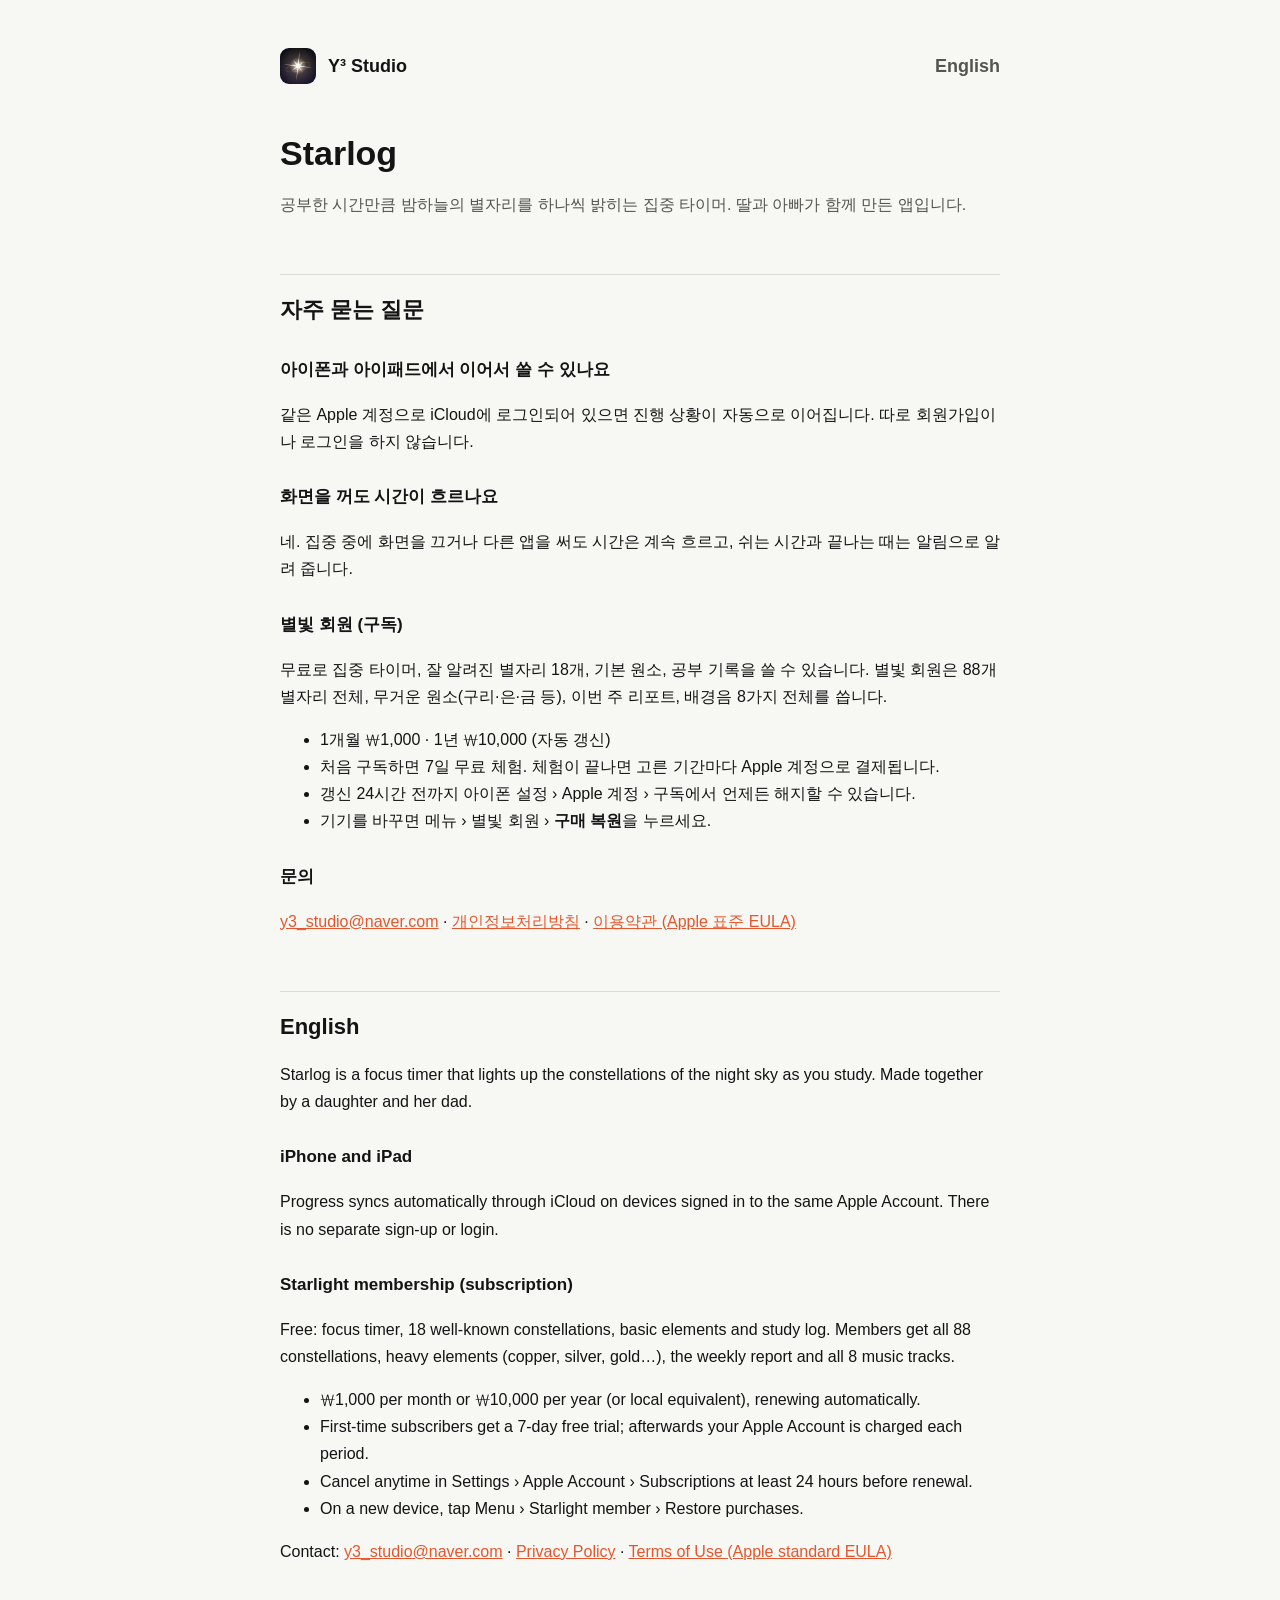
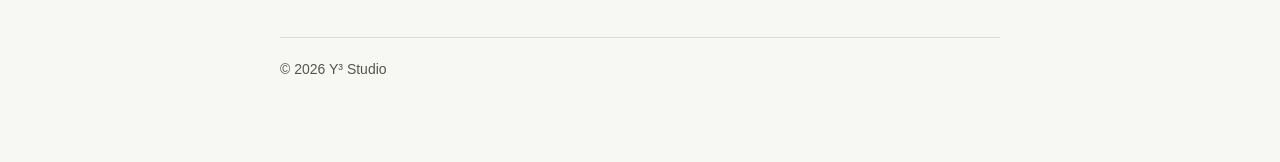
<file: starlog.html>
<!doctype html>
<html lang="ko">
<head>
<meta charset="utf-8">
<meta name="viewport" content="width=device-width, initial-scale=1">
<title>Starlog 지원</title>
<link rel="stylesheet" href="style.css">
</head>
<body>
<main>
<header><img src="img/starlog.png" alt=""><a href="./">Y³ Studio</a><nav class="lang"><a href="#en">English</a></nav></header>

<h1>Starlog</h1>
<p class="sub">공부한 시간만큼 밤하늘의 별자리를 하나씩 밝히는 집중 타이머. 딸과 아빠가 함께 만든 앱입니다.</p>

<h2>자주 묻는 질문</h2>

<h3>아이폰과 아이패드에서 이어서 쓸 수 있나요</h3>
<p>같은 Apple 계정으로 iCloud에 로그인되어 있으면 진행 상황이 자동으로 이어집니다. 따로 회원가입이나 로그인을 하지 않습니다.</p>

<h3>화면을 꺼도 시간이 흐르나요</h3>
<p>네. 집중 중에 화면을 끄거나 다른 앱을 써도 시간은 계속 흐르고, 쉬는 시간과 끝나는 때는 알림으로 알려 줍니다.</p>

<h3>별빛 회원 (구독)</h3>
<p>무료로 집중 타이머, 잘 알려진 별자리 18개, 기본 원소, 공부 기록을 쓸 수 있습니다. 별빛 회원은 88개 별자리 전체, 무거운 원소(구리·은·금 등), 이번 주 리포트, 배경음 8가지 전체를 씁니다.</p>
<ul>
<li>1개월 ₩1,000 · 1년 ₩10,000 (자동 갱신)</li>
<li>처음 구독하면 7일 무료 체험. 체험이 끝나면 고른 기간마다 Apple 계정으로 결제됩니다.</li>
<li>갱신 24시간 전까지 아이폰 설정 › Apple 계정 › 구독에서 언제든 해지할 수 있습니다.</li>
<li>기기를 바꾸면 메뉴 › 별빛 회원 › <b>구매 복원</b>을 누르세요.</li>
</ul>

<h3>문의</h3>
<p><a href="mailto:y3_studio@naver.com">y3_studio@naver.com</a> · <a href="privacy.html#starlog">개인정보처리방침</a> · <a href="https://www.apple.com/legal/internet-services/itunes/dev/stdeula/">이용약관 (Apple 표준 EULA)</a></p>

<h2 id="en">English</h2>
<p>Starlog is a focus timer that lights up the constellations of the night sky as you study. Made together by a daughter and her dad.</p>
<h3>iPhone and iPad</h3>
<p>Progress syncs automatically through iCloud on devices signed in to the same Apple Account. There is no separate sign-up or login.</p>
<h3>Starlight membership (subscription)</h3>
<p>Free: focus timer, 18 well-known constellations, basic elements and study log. Members get all 88 constellations, heavy elements (copper, silver, gold…), the weekly report and all 8 music tracks.</p>
<ul>
<li>₩1,000 per month or ₩10,000 per year (or local equivalent), renewing automatically.</li>
<li>First-time subscribers get a 7-day free trial; afterwards your Apple Account is charged each period.</li>
<li>Cancel anytime in Settings › Apple Account › Subscriptions at least 24 hours before renewal.</li>
<li>On a new device, tap Menu › Starlight member › Restore purchases.</li>
</ul>
<p>Contact: <a href="mailto:y3_studio@naver.com">y3_studio@naver.com</a> · <a href="privacy.html#starlog">Privacy Policy</a> · <a href="https://www.apple.com/legal/internet-services/itunes/dev/stdeula/">Terms of Use (Apple standard EULA)</a></p>

<footer>© 2026 Y³ Studio</footer>
</main>
</body>
</html>
</file>
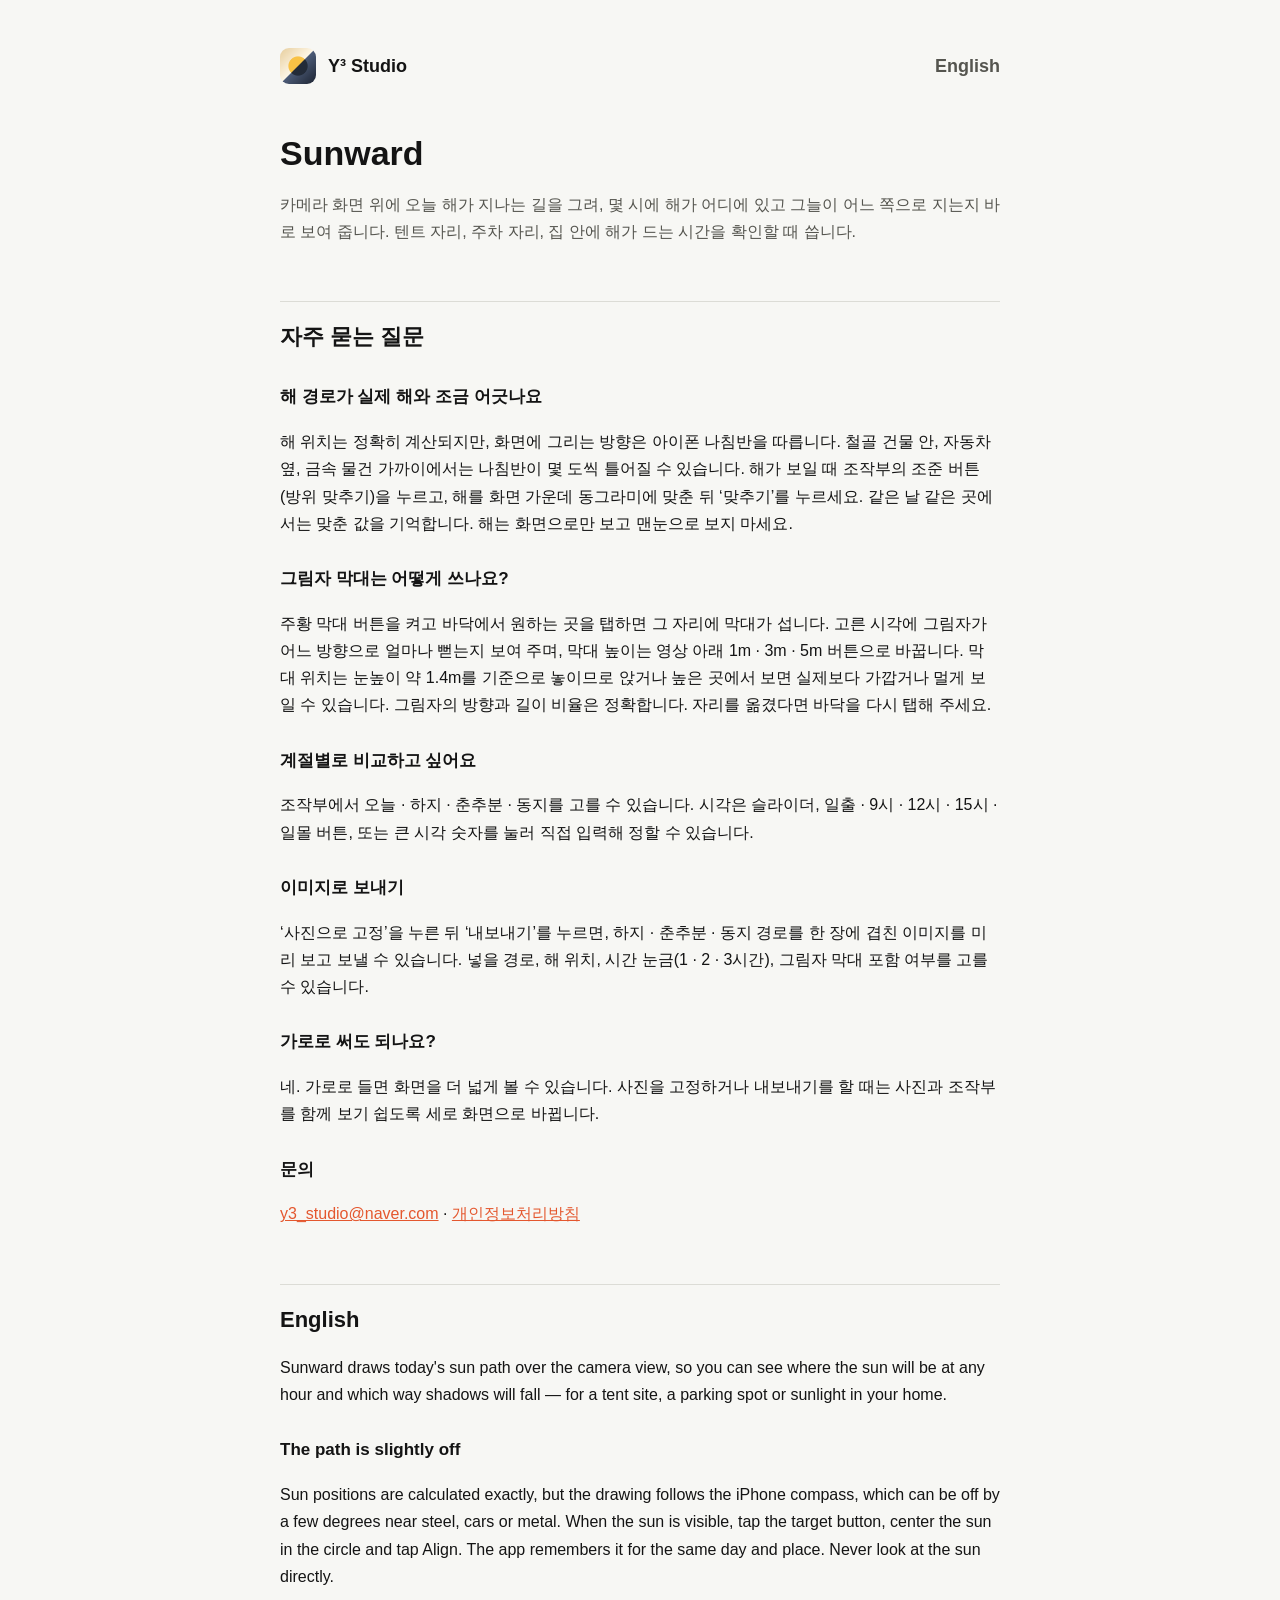
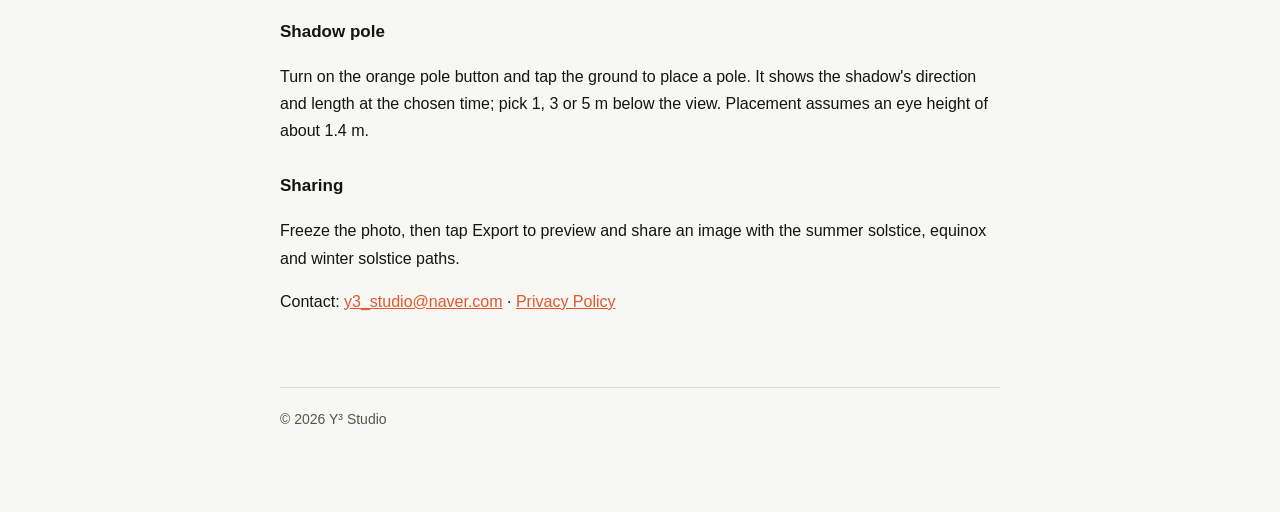
<file: sunward.html>
<!doctype html>
<html lang="ko">
<head>
<meta charset="utf-8">
<meta name="viewport" content="width=device-width, initial-scale=1">
<title>Sunward 지원</title>
<link rel="stylesheet" href="style.css">
</head>
<body>
<main>
<header><img src="img/sunward.png" alt=""><a href="./">Y³ Studio</a><nav class="lang"><a href="#en">English</a></nav></header>

<h1>Sunward</h1>
<p class="sub">카메라 화면 위에 오늘 해가 지나는 길을 그려, 몇 시에 해가 어디에 있고 그늘이 어느 쪽으로 지는지 바로 보여 줍니다. 텐트 자리, 주차 자리, 집 안에 해가 드는 시간을 확인할 때 씁니다.</p>

<h2>자주 묻는 질문</h2>

<h3>해 경로가 실제 해와 조금 어긋나요</h3>
<p>해 위치는 정확히 계산되지만, 화면에 그리는 방향은 아이폰 나침반을 따릅니다. 철골 건물 안, 자동차 옆, 금속 물건 가까이에서는 나침반이 몇 도씩 틀어질 수 있습니다. 해가 보일 때 조작부의 조준 버튼(방위 맞추기)을 누르고, 해를 화면 가운데 동그라미에 맞춘 뒤 ‘맞추기’를 누르세요. 같은 날 같은 곳에서는 맞춘 값을 기억합니다. 해는 화면으로만 보고 맨눈으로 보지 마세요.</p>

<h3>그림자 막대는 어떻게 쓰나요?</h3>
<p>주황 막대 버튼을 켜고 바닥에서 원하는 곳을 탭하면 그 자리에 막대가 섭니다. 고른 시각에 그림자가 어느 방향으로 얼마나 뻗는지 보여 주며, 막대 높이는 영상 아래 1m · 3m · 5m 버튼으로 바꿉니다. 막대 위치는 눈높이 약 1.4m를 기준으로 놓이므로 앉거나 높은 곳에서 보면 실제보다 가깝거나 멀게 보일 수 있습니다. 그림자의 방향과 길이 비율은 정확합니다. 자리를 옮겼다면 바닥을 다시 탭해 주세요.</p>

<h3>계절별로 비교하고 싶어요</h3>
<p>조작부에서 오늘 · 하지 · 춘추분 · 동지를 고를 수 있습니다. 시각은 슬라이더, 일출 · 9시 · 12시 · 15시 · 일몰 버튼, 또는 큰 시각 숫자를 눌러 직접 입력해 정할 수 있습니다.</p>

<h3>이미지로 보내기</h3>
<p>‘사진으로 고정’을 누른 뒤 ‘내보내기’를 누르면, 하지 · 춘추분 · 동지 경로를 한 장에 겹친 이미지를 미리 보고 보낼 수 있습니다. 넣을 경로, 해 위치, 시간 눈금(1 · 2 · 3시간), 그림자 막대 포함 여부를 고를 수 있습니다.</p>

<h3>가로로 써도 되나요?</h3>
<p>네. 가로로 들면 화면을 더 넓게 볼 수 있습니다. 사진을 고정하거나 내보내기를 할 때는 사진과 조작부를 함께 보기 쉽도록 세로 화면으로 바뀝니다.</p>

<h3>문의</h3>
<p><a href="mailto:y3_studio@naver.com">y3_studio@naver.com</a> · <a href="privacy.html#sunward">개인정보처리방침</a></p>

<h2 id="en">English</h2>
<p>Sunward draws today's sun path over the camera view, so you can see where the sun will be at any hour and which way shadows will fall — for a tent site, a parking spot or sunlight in your home.</p>
<h3>The path is slightly off</h3>
<p>Sun positions are calculated exactly, but the drawing follows the iPhone compass, which can be off by a few degrees near steel, cars or metal. When the sun is visible, tap the target button, center the sun in the circle and tap Align. The app remembers it for the same day and place. Never look at the sun directly.</p>
<h3>Shadow pole</h3>
<p>Turn on the orange pole button and tap the ground to place a pole. It shows the shadow's direction and length at the chosen time; pick 1, 3 or 5 m below the view. Placement assumes an eye height of about 1.4 m.</p>
<h3>Sharing</h3>
<p>Freeze the photo, then tap Export to preview and share an image with the summer solstice, equinox and winter solstice paths.</p>
<p>Contact: <a href="mailto:y3_studio@naver.com">y3_studio@naver.com</a> · <a href="privacy.html#en">Privacy Policy</a></p>

<footer>© 2026 Y³ Studio</footer>
</main>
</body>
</html>
</file>
<file: style.css>
:root{--bg:#F7F7F4;--ink:#141414;--sub:#55554F;--line:#DCDCD6;--card:#FFFFFF;--accent:#E4572E}
@media (prefers-color-scheme:dark){:root{--bg:#121416;--ink:#ECECE8;--sub:#A6A6A0;--line:#2A2D31;--card:#1A1D20}}
*{box-sizing:border-box}
body{margin:0;background:var(--bg);color:var(--ink);font:16px/1.7 -apple-system,BlinkMacSystemFont,"Apple SD Gothic Neo","Noto Sans KR",sans-serif;-webkit-font-smoothing:antialiased}
main{max-width:760px;margin:0 auto;padding:48px 20px 80px}
header{display:flex;align-items:center;gap:12px;margin-bottom:48px}
header img{width:36px;height:36px;border-radius:9px}
header a{color:inherit;text-decoration:none;font-weight:700;font-size:18px}
nav.lang{margin-left:auto;font-size:14px}
nav.lang a{color:var(--sub)}
h1{font-size:34px;line-height:1.25;margin:0 0 12px}
h2{font-size:22px;margin:56px 0 12px;padding-top:16px;border-top:1px solid var(--line)}
h3{font-size:17px;margin:28px 0 6px}
p,li{color:var(--ink)}
.sub{color:var(--sub)}
a{color:var(--accent)}
.apps{display:grid;grid-template-columns:repeat(auto-fit,minmax(260px,1fr));gap:16px;margin-top:32px}
.app{display:flex;gap:16px;align-items:flex-start;background:var(--card);border:1px solid var(--line);border-radius:18px;padding:20px;text-decoration:none;color:inherit}
.app img{width:64px;height:64px;border-radius:15px;flex:none}
.app b{display:block;font-size:17px}
.app span{color:var(--sub);font-size:14px;line-height:1.5}
table{width:100%;border-collapse:collapse;margin:12px 0;font-size:15px}
th,td{text-align:left;padding:10px 8px;border-bottom:1px solid var(--line);vertical-align:top}
th{font-weight:600}
footer{margin-top:72px;padding-top:20px;border-top:1px solid var(--line);color:var(--sub);font-size:14px}
</file>
